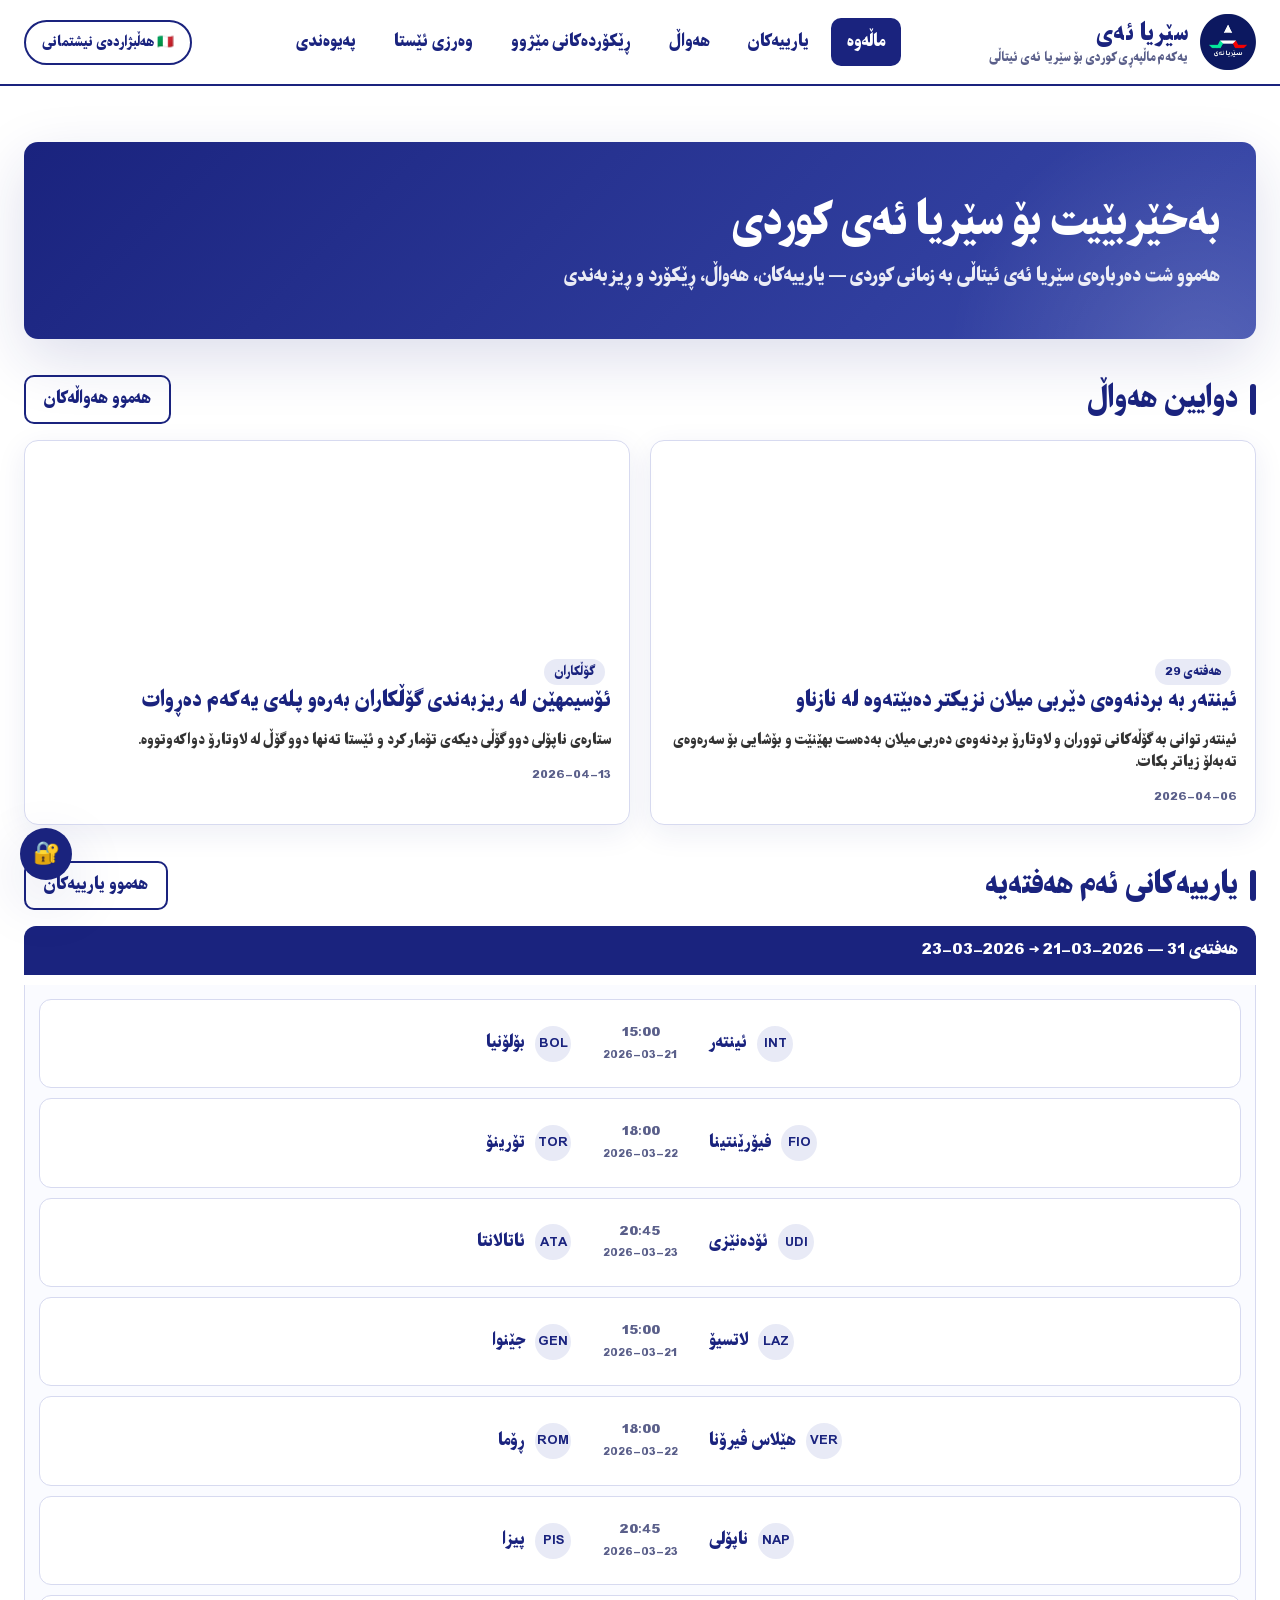
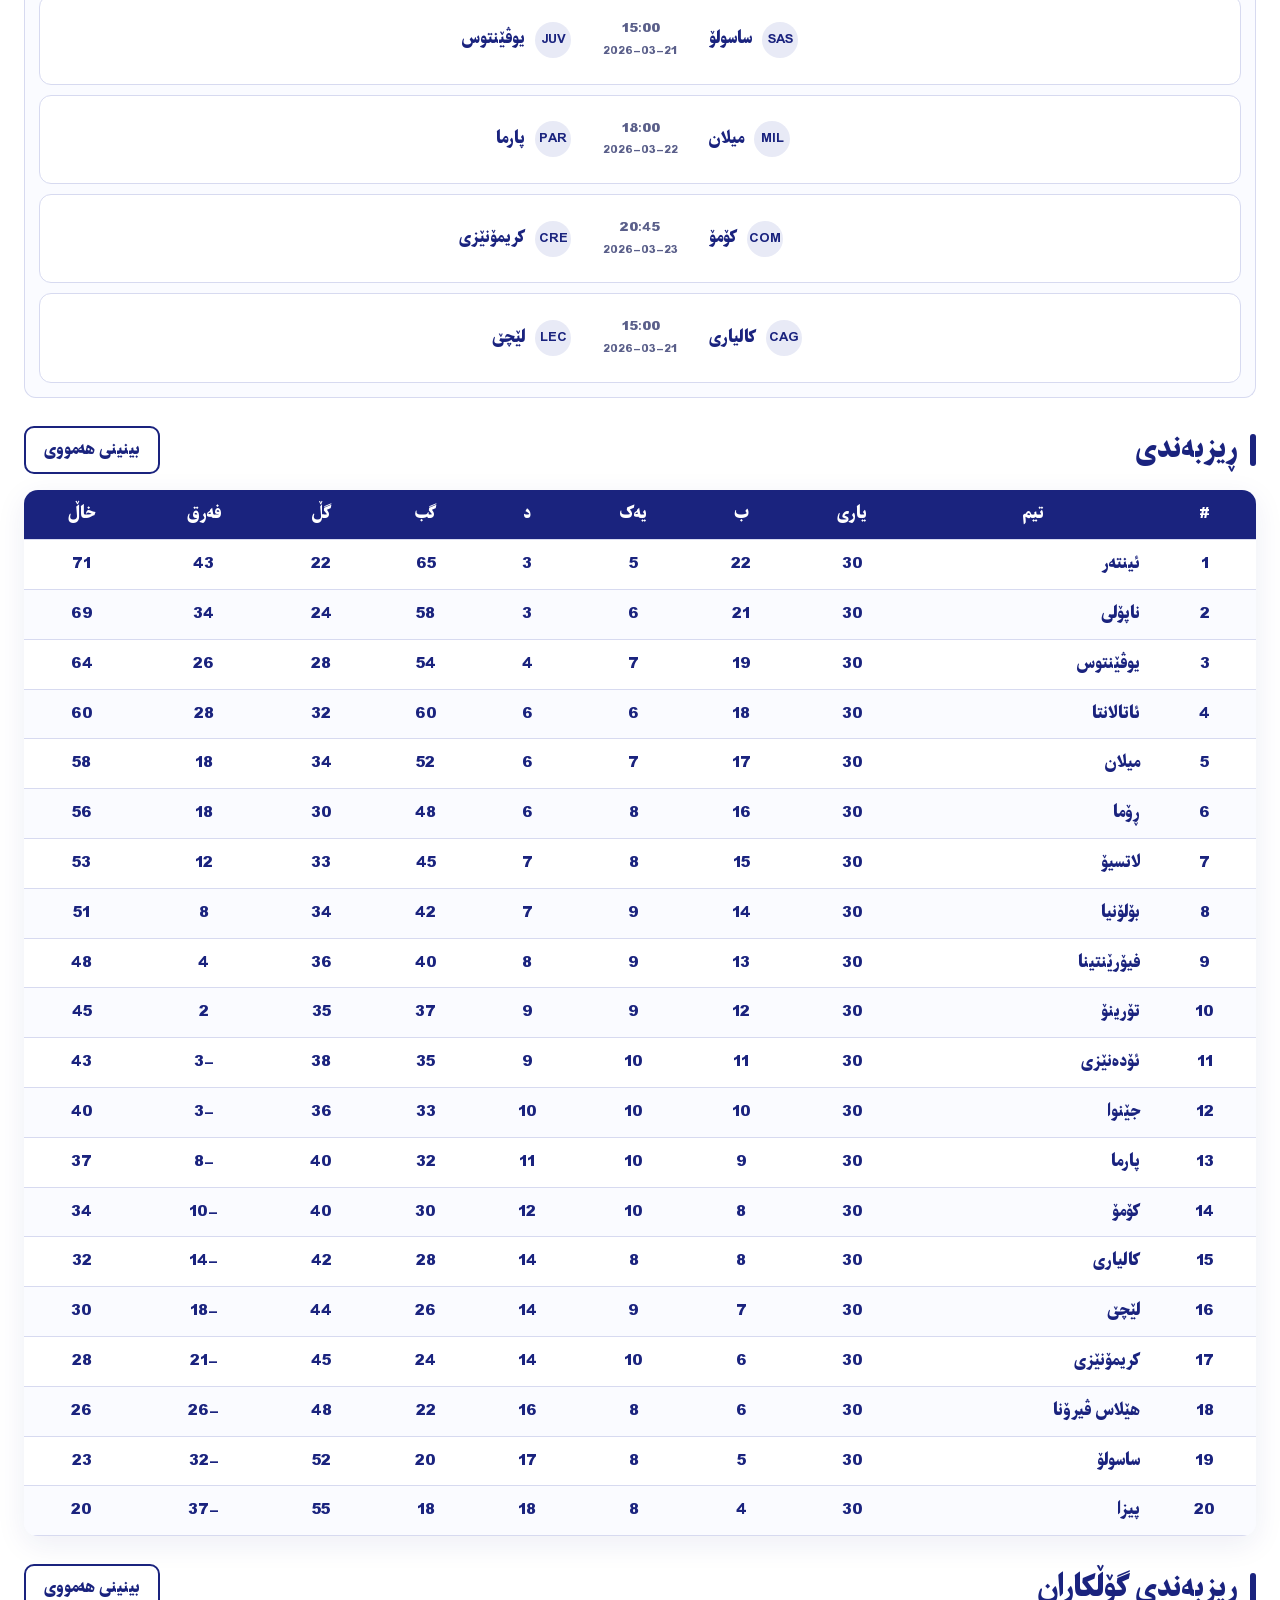
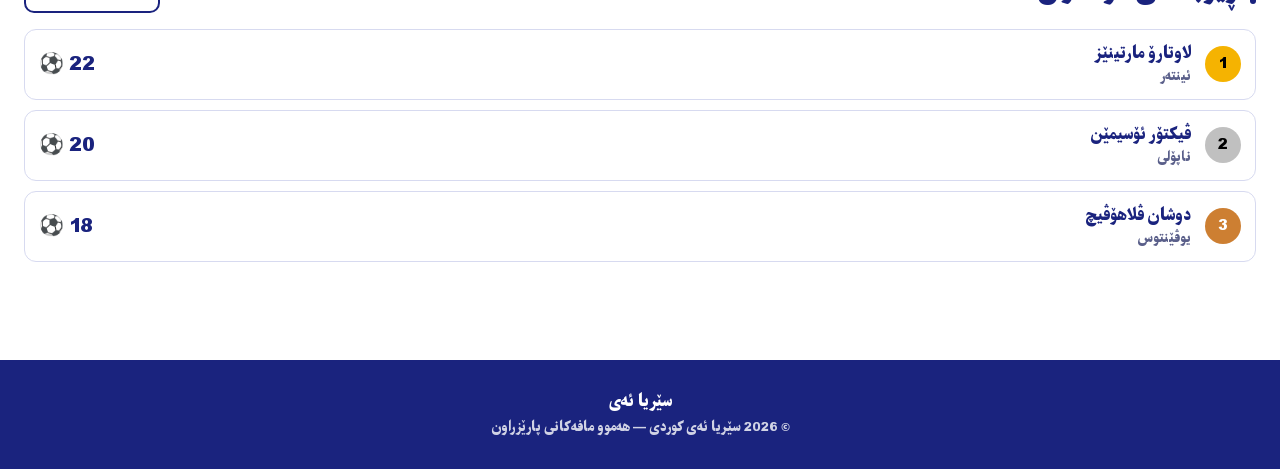
<file: index.html>
<!doctype html>
<html lang="ckb" dir="rtl">

<head>
  <meta charset="utf-8">
  <meta name="viewport" content="width=device-width,initial-scale=1">
  <title>سێریا ئەی — ماڵەوە</title>
  <link rel="icon" href="assets/img/seriaa.jpeg">
  <link rel="stylesheet" href="assets/style.css">
</head>

<body>
  <main class="container">
    <section class="hero">
      <h1>بەخێربێیت بۆ سێریا ئەی کوردی</h1>
      <p>هەموو شت دەربارەی سێریا ئەی ئیتاڵی بە زمانی کوردی — یارییەکان، هەواڵ، ڕێکۆرد و ڕیزبەندی</p>
    </section>

    <!-- Latest news -->
    <div class="section-title">
      <h2>دوایین هەواڵ</h2>
      <a class="btn ghost" href="news.html">هەموو هەواڵەکان</a>
    </div>
    <div class="grid cols-2" id="home-news"></div>

    <!-- Fixtures of the week -->
    <div class="section-title">
      <h2>یارییەکانی ئەم هەفتەیە</h2>
      <a class="btn ghost" href="fixtures.html">هەموو یارییەکان</a>
    </div>
    <div id="home-fixtures" style="display:grid;gap:10px"></div>

    <!-- Table -->
    <div class="section-title" style="margin-top:28px">
      <h2>ڕیزبەندی</h2>
      <a class="btn ghost" href="season.html">بینینی هەمووی</a>
    </div>
    <div id="home-table"></div>

    <!-- Top scorers -->
    <div class="section-title" style="margin-top:28px">
      <h2>ڕیزبەندی گۆڵکاران</h2>
      <a class="btn ghost" href="season.html#top-scorers">بینینی هەمووی</a>
    </div>
    <div id="home-scorers"></div>
  </main>

  <script src="assets/firebase-config.js"></script>
  <script src="assets/data.js"></script>
  <script src="assets/script.js"></script>
  <script src="assets/admin.js"></script>
  <script>
    SAApp.init("home").then(() => {
    // Latest 2 news
    const news = (window.SA.news || []).slice(0, 2);
    document.getElementById("home-news").innerHTML = news.map(SAApp.newsCard).join("");
    SAApp.wireNews();

    // Next upcoming or latest week (first week that has any upcoming, else last week)
    const weeks = window.SA.fixtures || [];
    const thisWeek = weeks.find(w => w.matches.some(m => m.status === "upcoming")) || weeks[weeks.length - 1];
    document.getElementById("home-fixtures").innerHTML = thisWeek
      ? `<div class="week-header" style="flex-wrap:wrap;gap:8px">
       <span>هەفتەی ${thisWeek.week} — ${thisWeek.dateRange || ""}</span>
       <span style="display:inline-flex;gap:6px;align-items:center">
         ${window.SA_isAdmin ? SAAdmin.itemButtons("fixtureWeek", { week: thisWeek.week }) : ""}
         ${window.SA_isAdmin ? SAAdmin.addButton("fixtureMatch", { week: thisWeek.week }) : ""}
       </span>
     </div>
     <div class="week-body">${thisWeek.matches.map(SAApp.fixtureCard).join("")}</div>` : "";
    SAApp.wireFixtures();

    // Mini table (top 10)
    const fullTable = SAApp.tableHTML();
    document.getElementById("home-table").innerHTML = fullTable;

    // Top 3 scorers
    const top3 = (window.SA.topScorers || []).slice(0, 3);
    document.getElementById("home-scorers").innerHTML = top3.map((s, i) => `
  <div class="scorer">
    <div class="rank ${['one', 'two', 'three'][i]}">${i + 1}</div>
    <div class="info">
      <div style="font-weight:800">${s.name}</div>
      <div style="color:var(--muted);font-size:13px">${SAApp.teamName(s.team)}</div>
    </div>
    <div class="goals">${s.goals} ⚽</div>
  </div>`).join("");
    });
  </script>
</body>

</html>
</file>
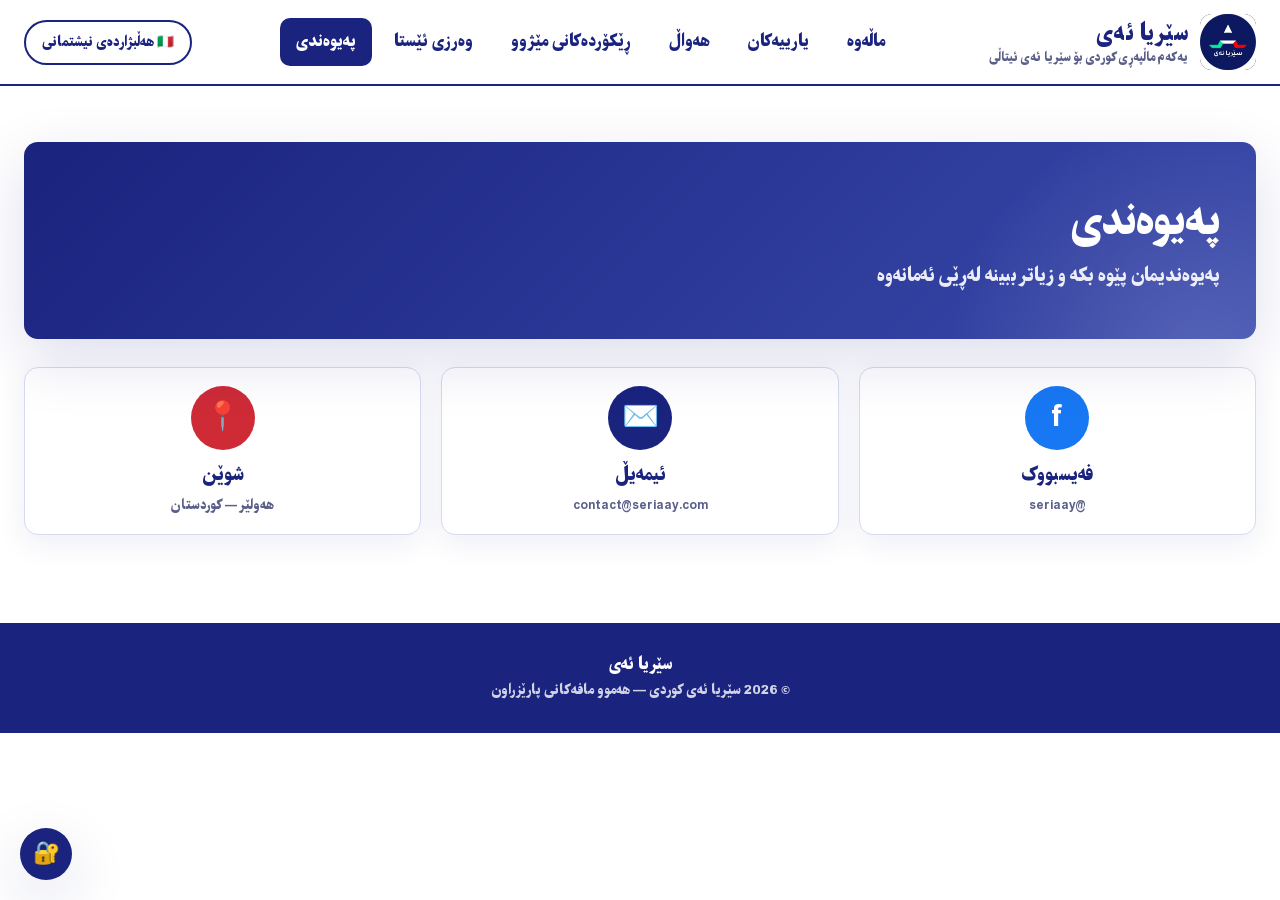
<file: contact.html>
<!doctype html>
<html lang="ckb" dir="rtl">

<head>
  <meta charset="utf-8">
  <meta name="viewport" content="width=device-width,initial-scale=1">
  <title>سێریا ئەی — پەیوەندی</title>
  <link rel="icon" href="assets/img/seriaa.jpeg">
  <link rel="stylesheet" href="assets/style.css">
</head>

<body>
  <main class="container">
    <section class="hero">
      <h1>پەیوەندی</h1>
      <p>پەیوەندیمان پێوە بکە و زیاتر ببینە لەڕێی ئەمانەوە</p>
    </section>

    <div class="grid cols-3">
      <a class="card" id="fb-card" href="#" target="_blank" style="text-align:center;text-decoration:none">
        <div
          style="width:64px;height:64px;margin:0 auto 12px;border-radius:50%;background:#1877f2;display:grid;place-items:center;color:#fff;font-size:32px;font-weight:900">
          f</div>
        <h3>فەیسبووک</h3>
        <div class="meta" id="fb-handle">@seriaay</div>
      </a>

      <a class="card" id="mail-card" href="#" style="text-align:center;text-decoration:none">
        <div
          style="width:64px;height:64px;margin:0 auto 12px;border-radius:50%;background:var(--ink);display:grid;place-items:center;color:#fff;font-size:30px">
          ✉️</div>
        <h3>ئیمەیڵ</h3>
        <div class="meta" id="mail-addr">contact@seriaay.com</div>
      </a>

      <div class="card" style="text-align:center">
        <div
          style="width:64px;height:64px;margin:0 auto 12px;border-radius:50%;background:#ce2b37;display:grid;place-items:center;color:#fff;font-size:28px">
          📍</div>
        <h3>شوێن</h3>
        <div class="meta" id="loc-text">هەولێر — کوردستان</div>
      </div>
    </div>
  </main>

  <script src="assets/firebase-config.js"></script>
  <script src="assets/data.js"></script>
  <script src="assets/script.js"></script>
  <script src="assets/admin.js"></script>
  <script>
    SAApp.init("contact").then(() => {
    if (window.SA_isAdmin) {
      document.querySelector(".hero").insertAdjacentHTML("afterend",
        `<div style="margin:14px 0"><button class="btn" id="edit-contact">✎ دەستکاری زانیاری پەیوەندی</button></div>`);
      document.getElementById("edit-contact").addEventListener("click", () => {
        const c = window.SA.contact;
        SAApp.openGenericModal("دەستکاری پەیوەندی", `
      <form id="cf">
        <label style="font-weight:700">بەستەری فەیسبووک</label>
        <input name="facebook" value="${c.facebook}" style="width:100%;padding:10px;margin:4px 0 10px;border:1px solid var(--line);border-radius:8px;direction:ltr">
        <label style="font-weight:700">ناوی هەژمار</label>
        <input name="facebookHandle" value="${c.facebookHandle}" style="width:100%;padding:10px;margin:4px 0 10px;border:1px solid var(--line);border-radius:8px">
        <label style="font-weight:700">ئیمەیڵ</label>
        <input name="email" value="${c.email}" style="width:100%;padding:10px;margin:4px 0 10px;border:1px solid var(--line);border-radius:8px;direction:ltr">
        <label style="font-weight:700">شوێن</label>
        <input name="location" value="${c.location}" style="width:100%;padding:10px;margin:4px 0 10px;border:1px solid var(--line);border-radius:8px">
        <label style="font-weight:700">Google Maps query</label>
        <input name="mapQuery" value="${c.mapQuery}" style="width:100%;padding:10px;margin:4px 0 10px;border:1px solid var(--line);border-radius:8px;direction:ltr">
        <button class="btn">پاشەکەوت</button>
      </form>`);
        document.getElementById("cf").addEventListener("submit", (e) => {
          e.preventDefault();
          const fd = new FormData(e.target);
          const obj = {}; for (const [k, v] of fd) obj[k] = v;
          window.SA.contact = obj;
          const ov = JSON.parse(localStorage.getItem("sa_data_overlay") || "{}");
          ov.contact = obj;
          localStorage.setItem("sa_data_overlay", JSON.stringify(ov));
          location.reload();
        });
      });
    }
    // Allow contact info to be edited via data.js (falls back to defaults)
    const C = window.SA.contact || {
      facebook: "https://facebook.com/seriaay",
      facebookHandle: "@seriaay",
      email: "contact@seriaay.com",
      location: "هەولێر — کوردستان",
      mapQuery: "Erbil,Kurdistan"
    };
    document.getElementById("fb-card").href = C.facebook;
    document.getElementById("fb-handle").textContent = C.facebookHandle;
    document.getElementById("mail-card").href = "mailto:" + C.email;
    document.getElementById("mail-addr").textContent = C.email;
    document.getElementById("loc-text").textContent = C.location;
    document.getElementById("map").src = `https://www.google.com/maps?q=${encodeURIComponent(C.mapQuery)}&output=embed`;
    });
  </script>
</body>

</html>
</file>
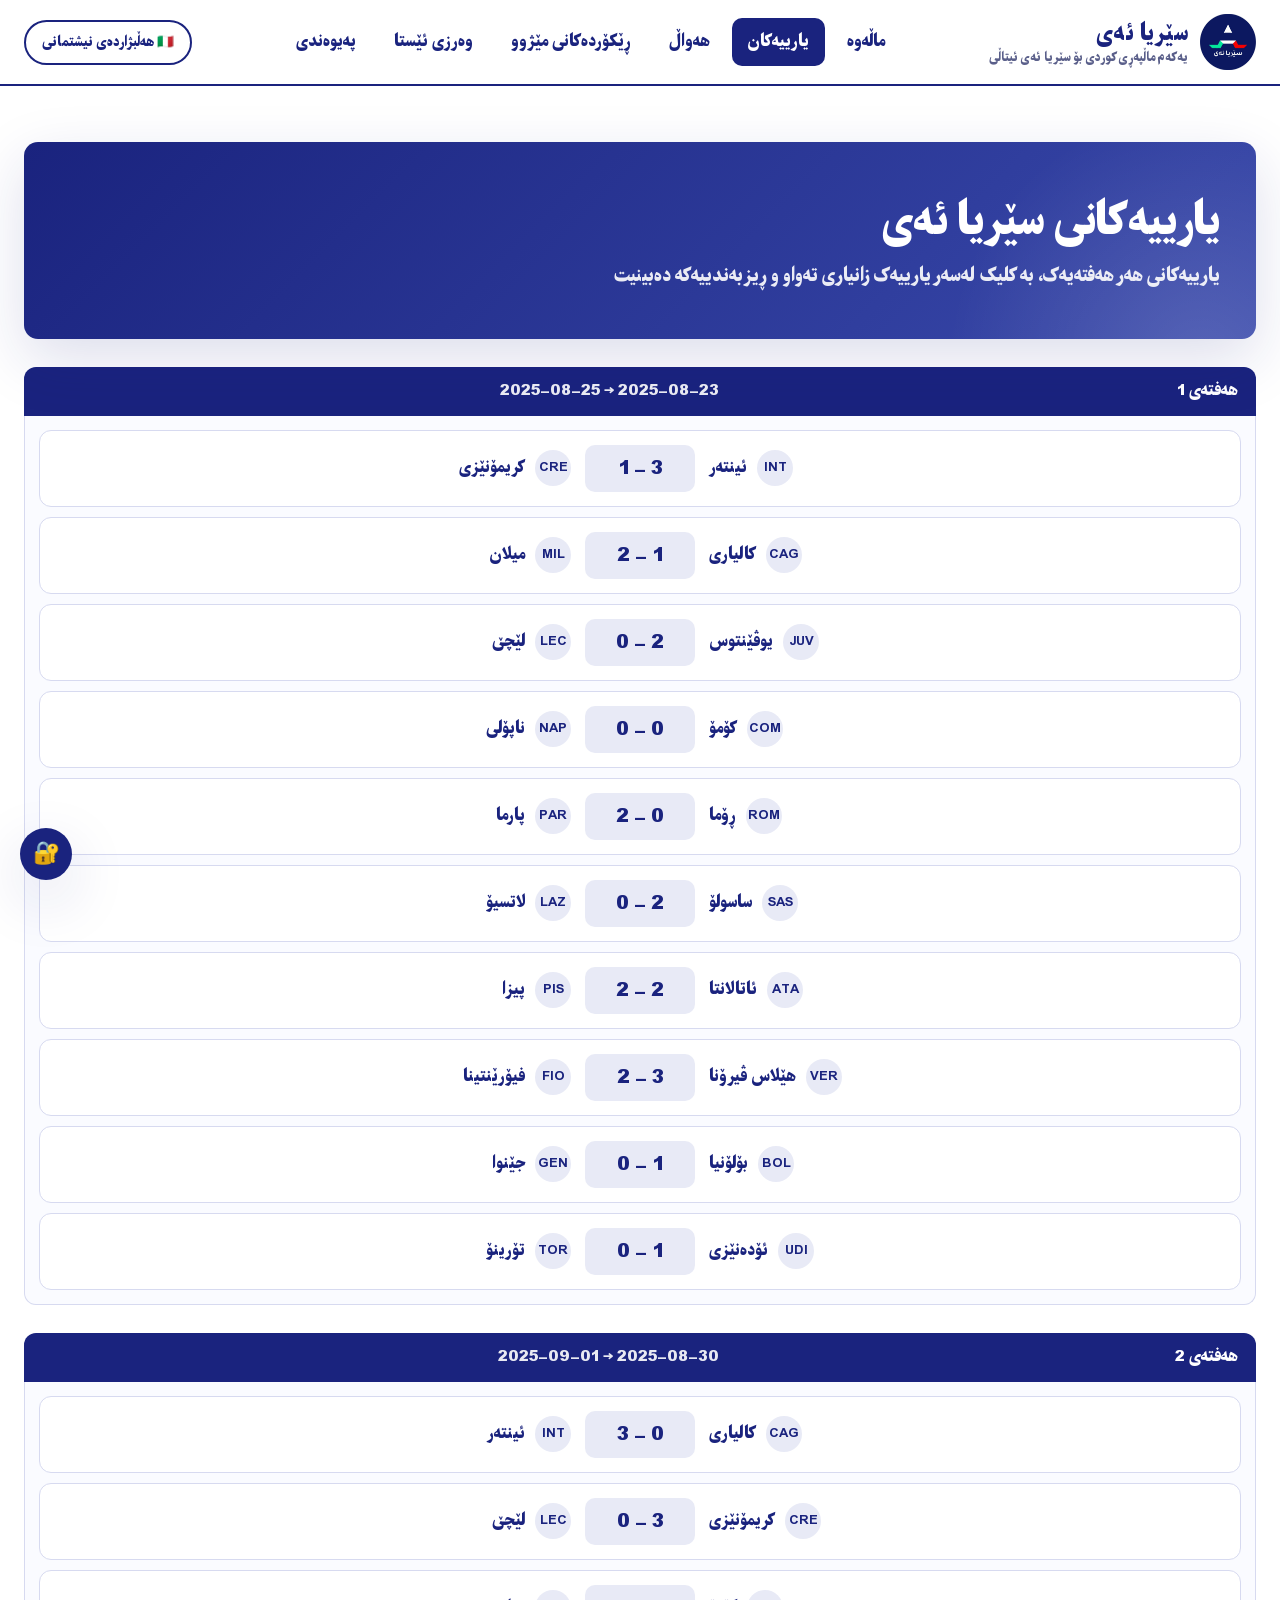
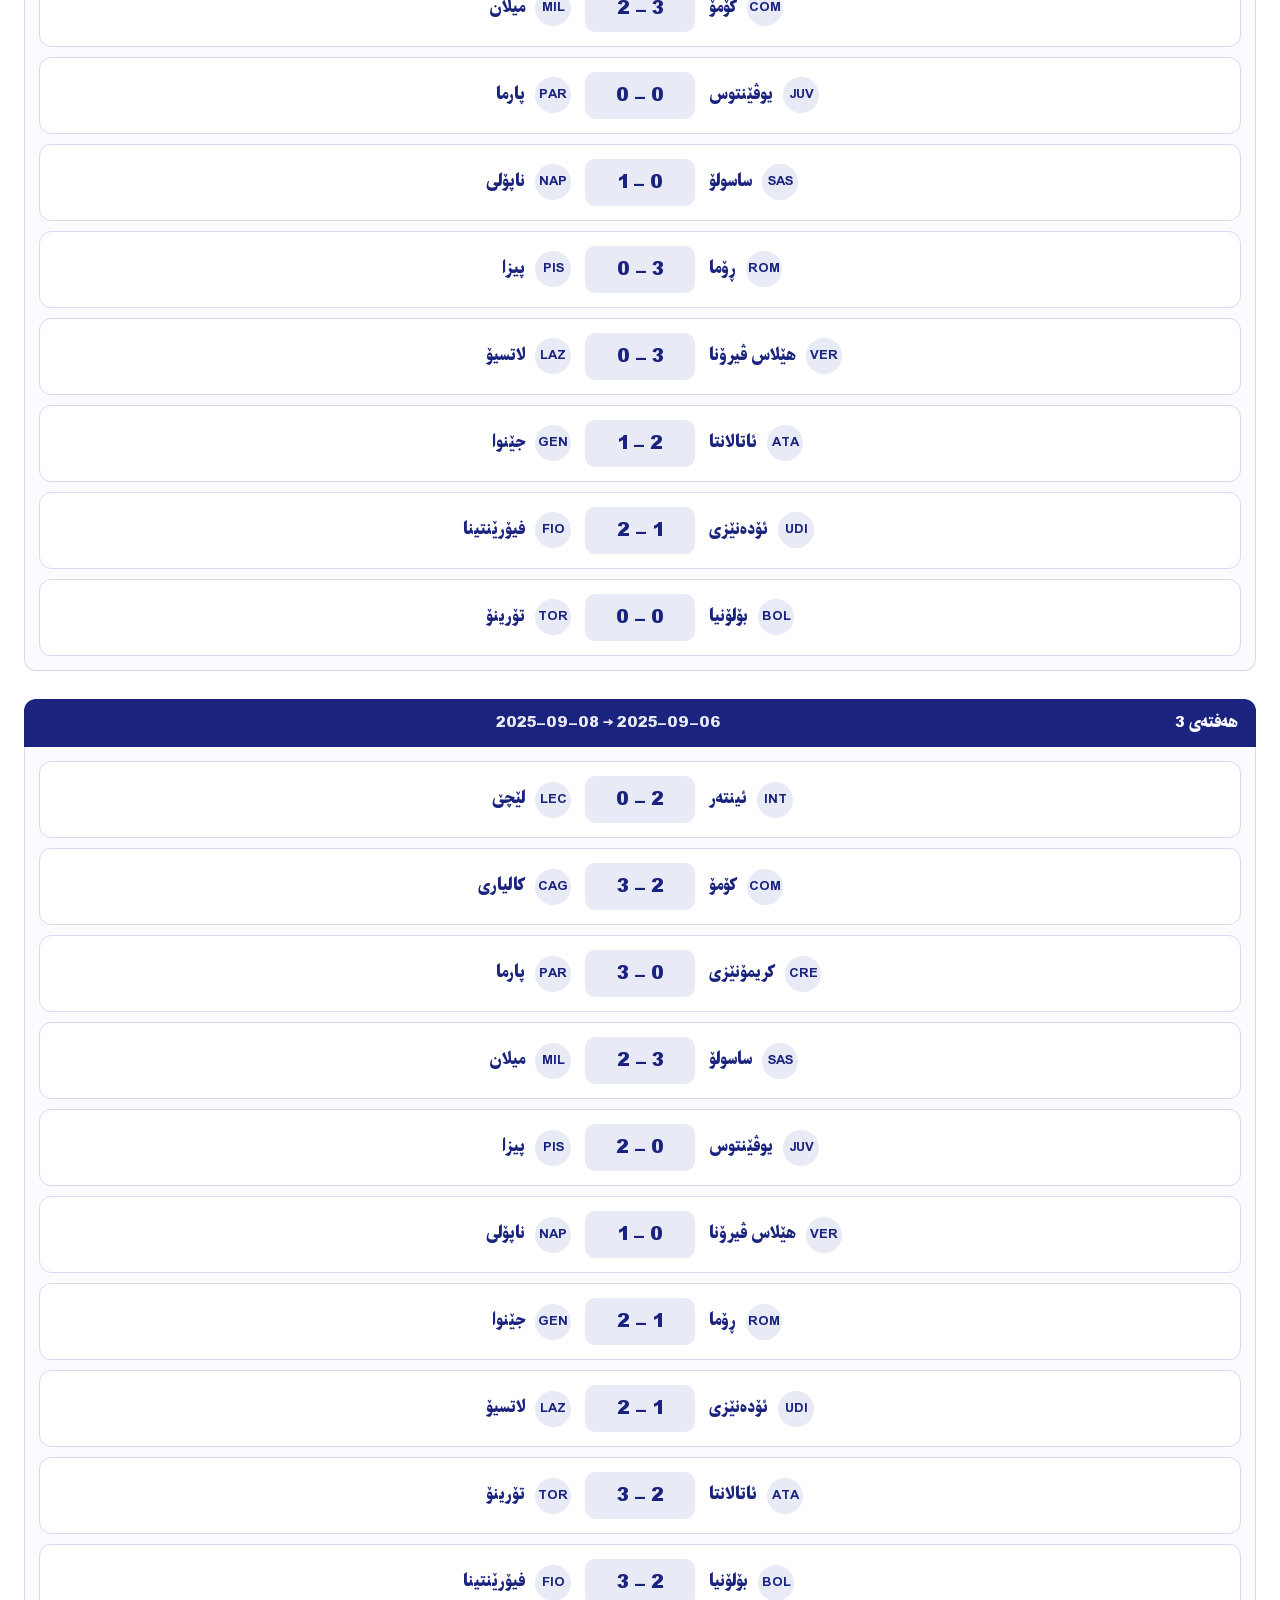
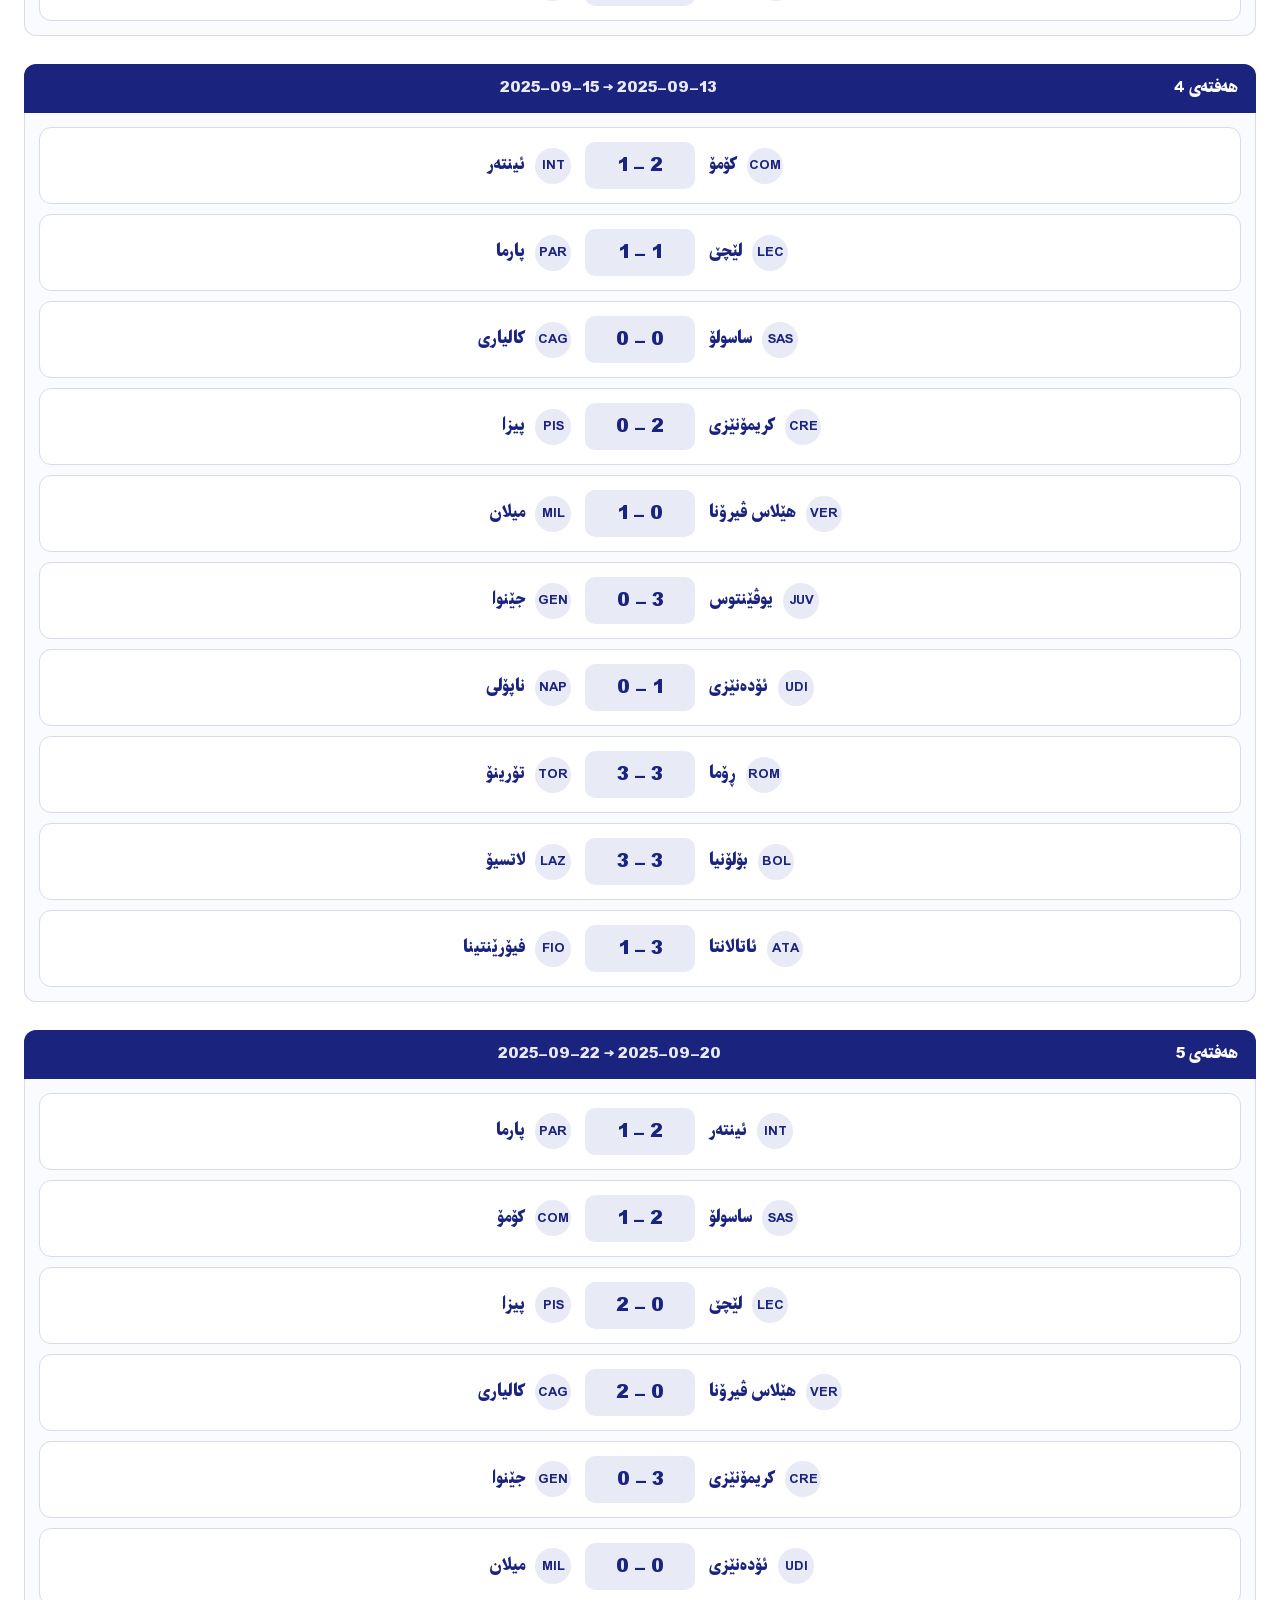
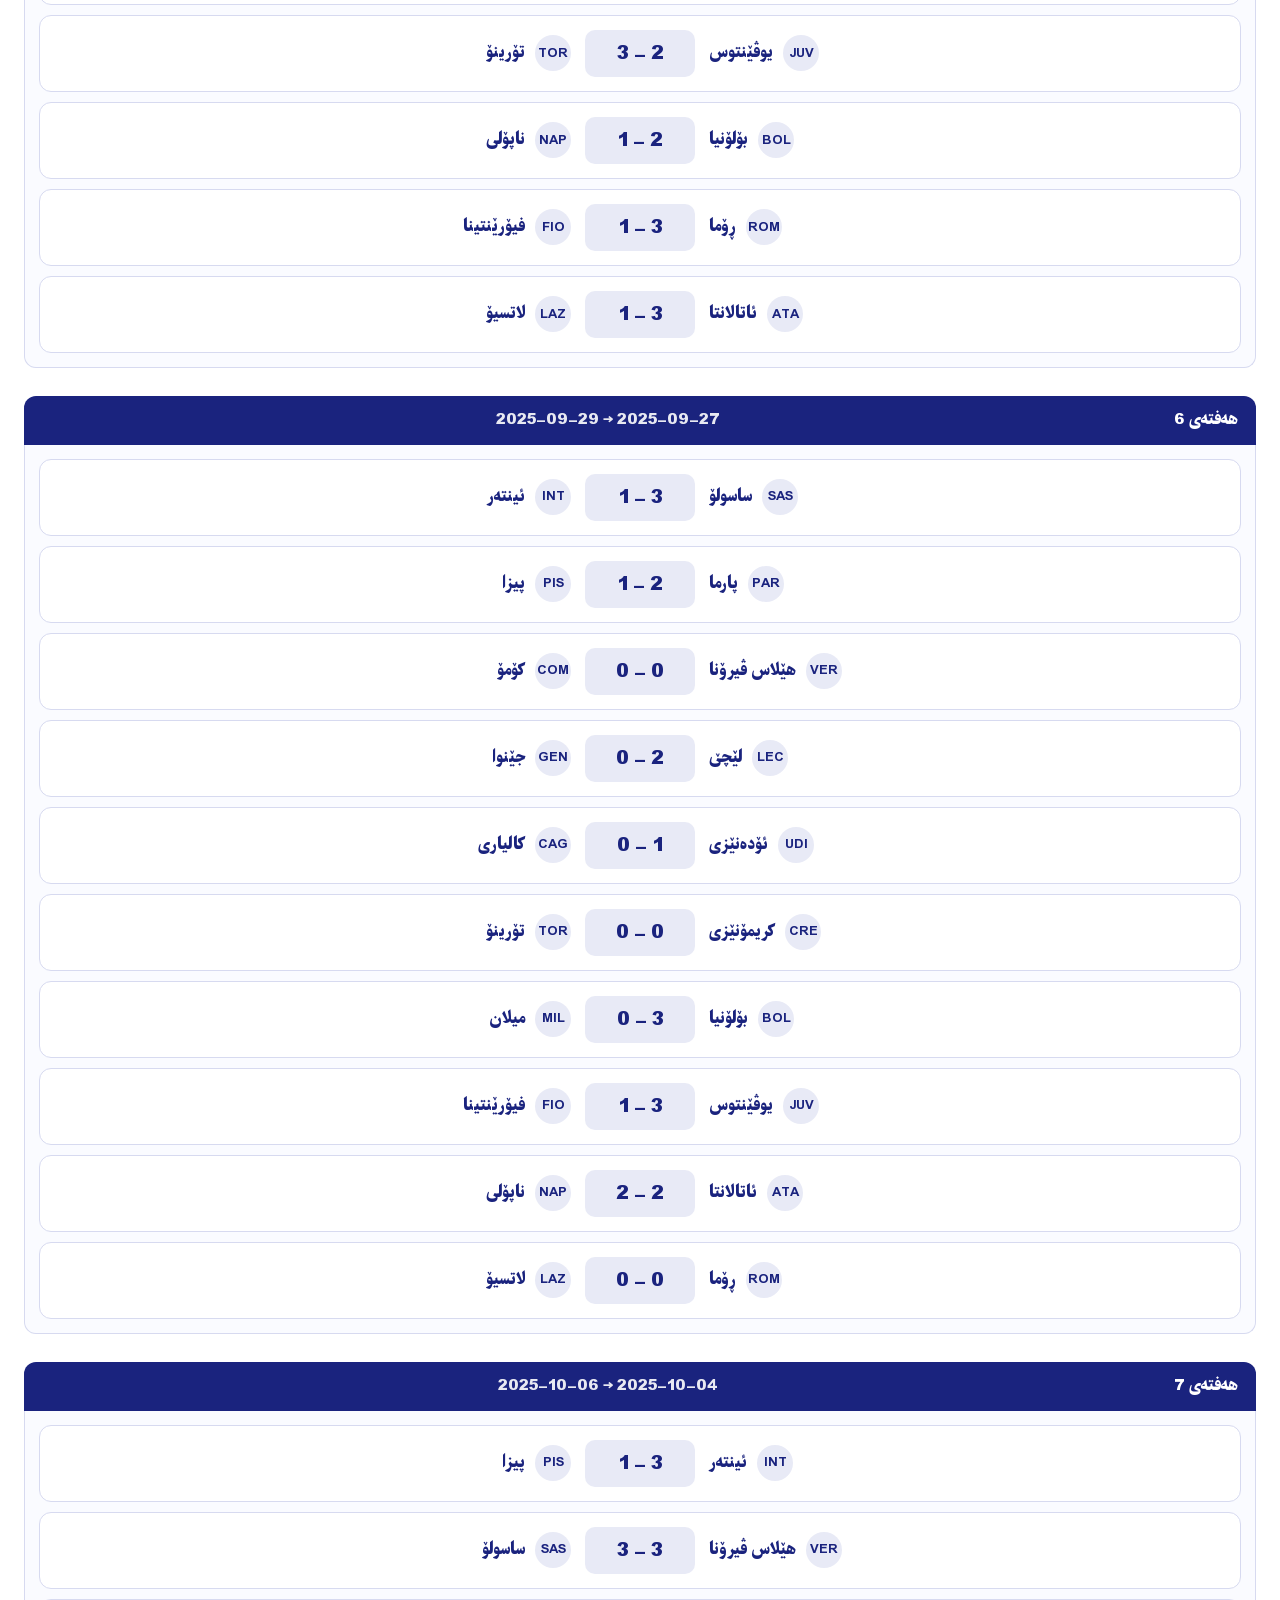
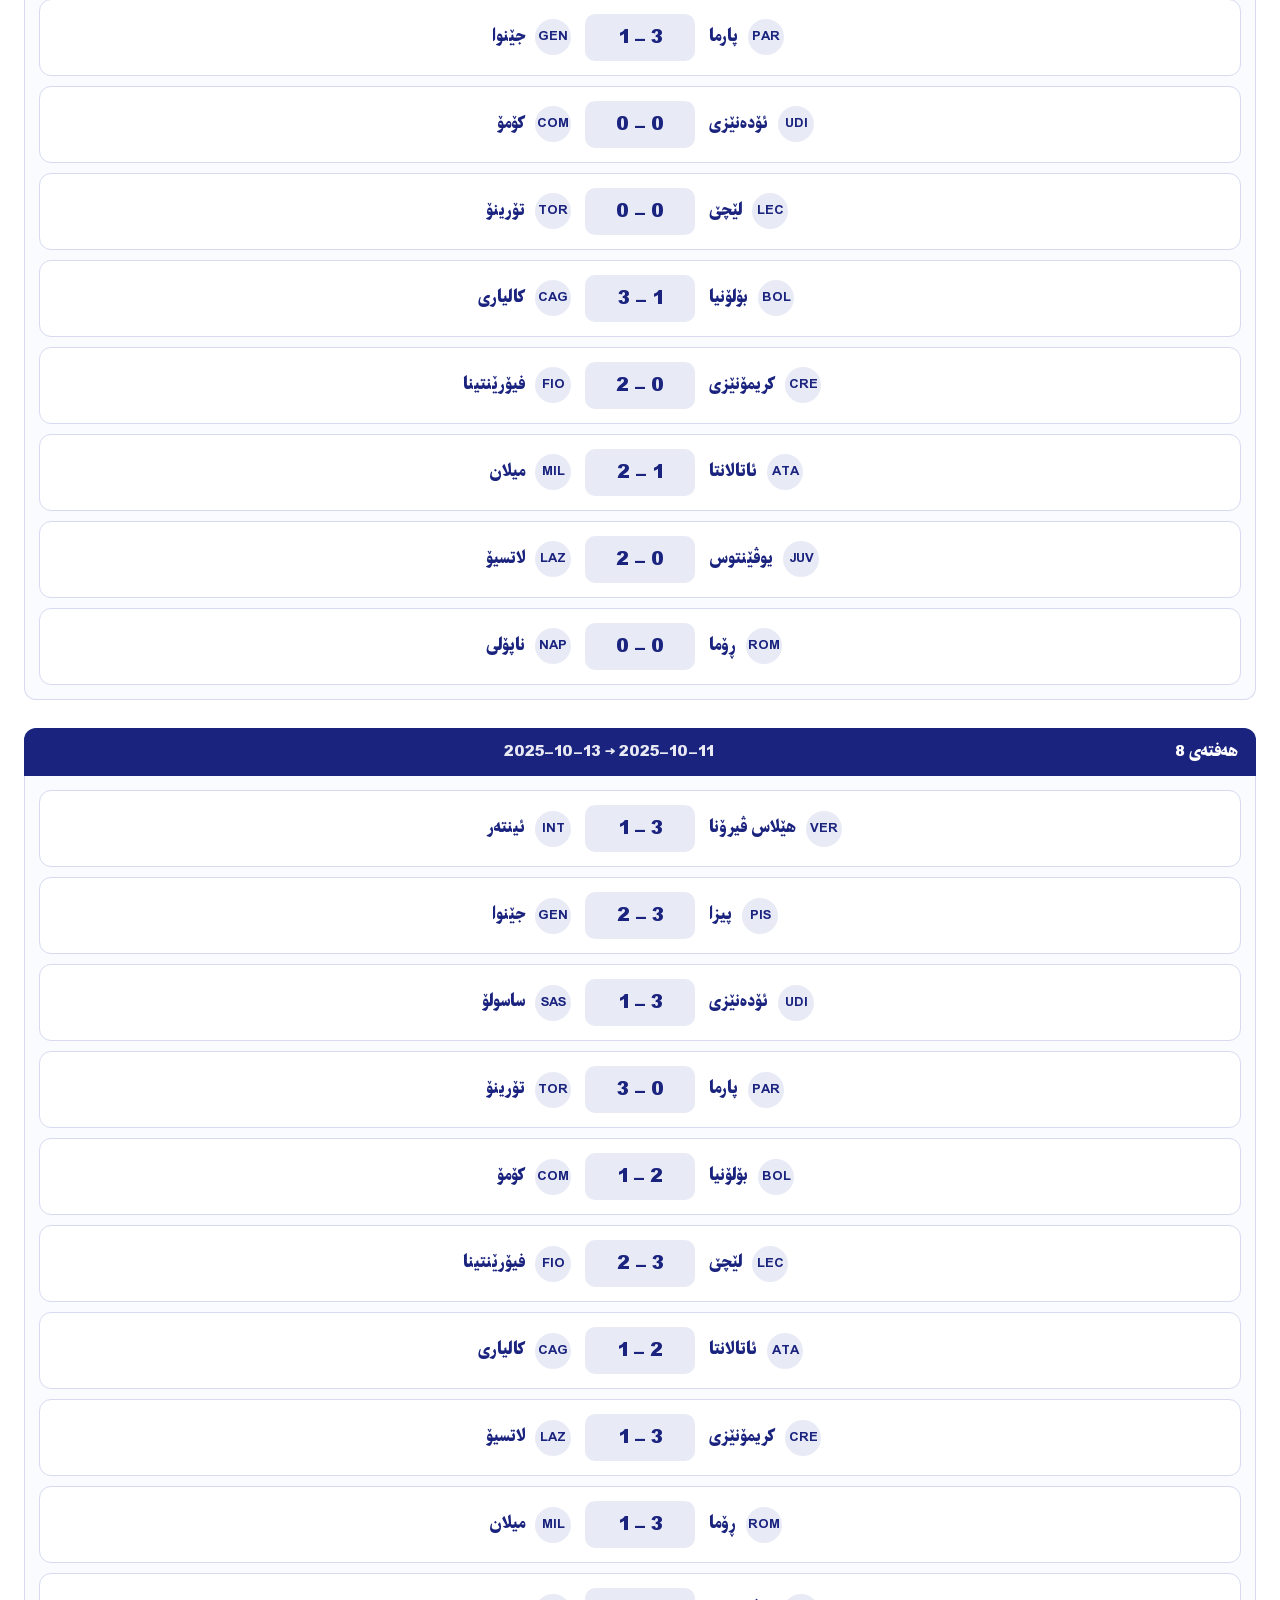
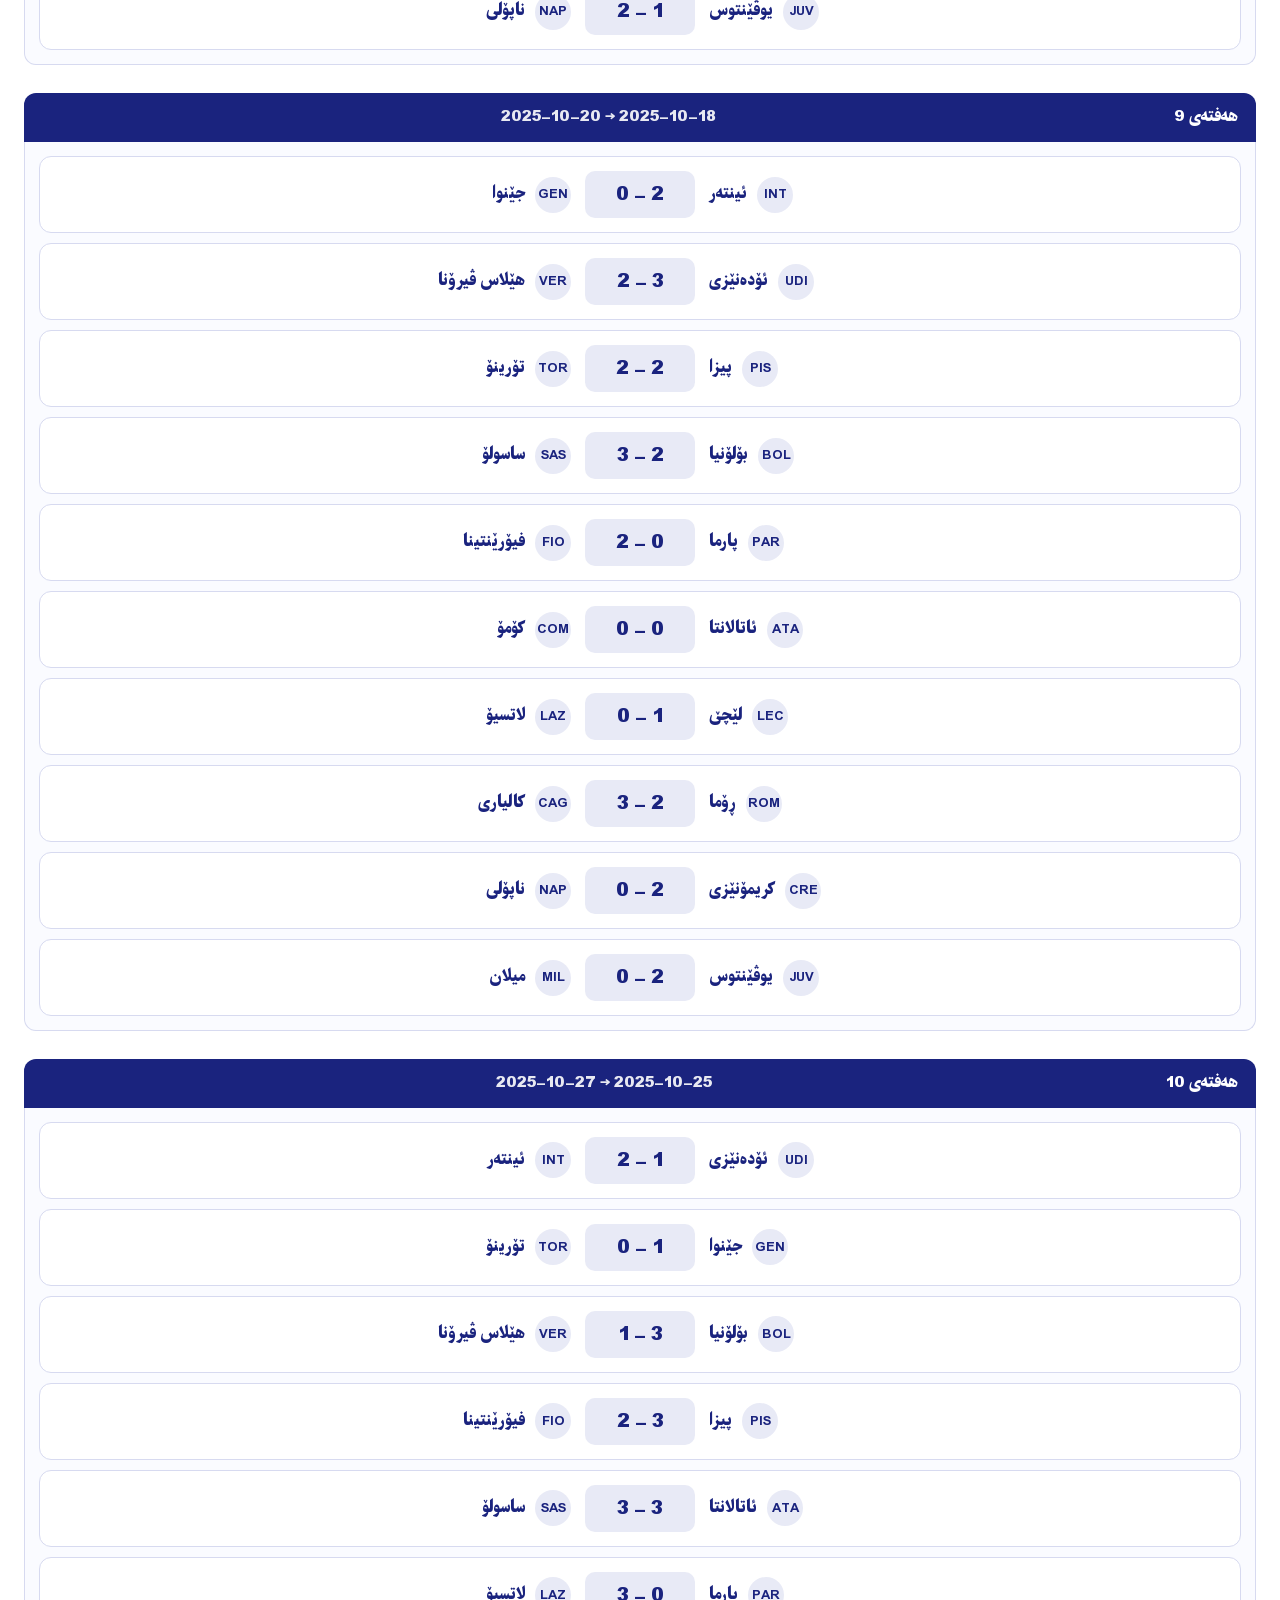
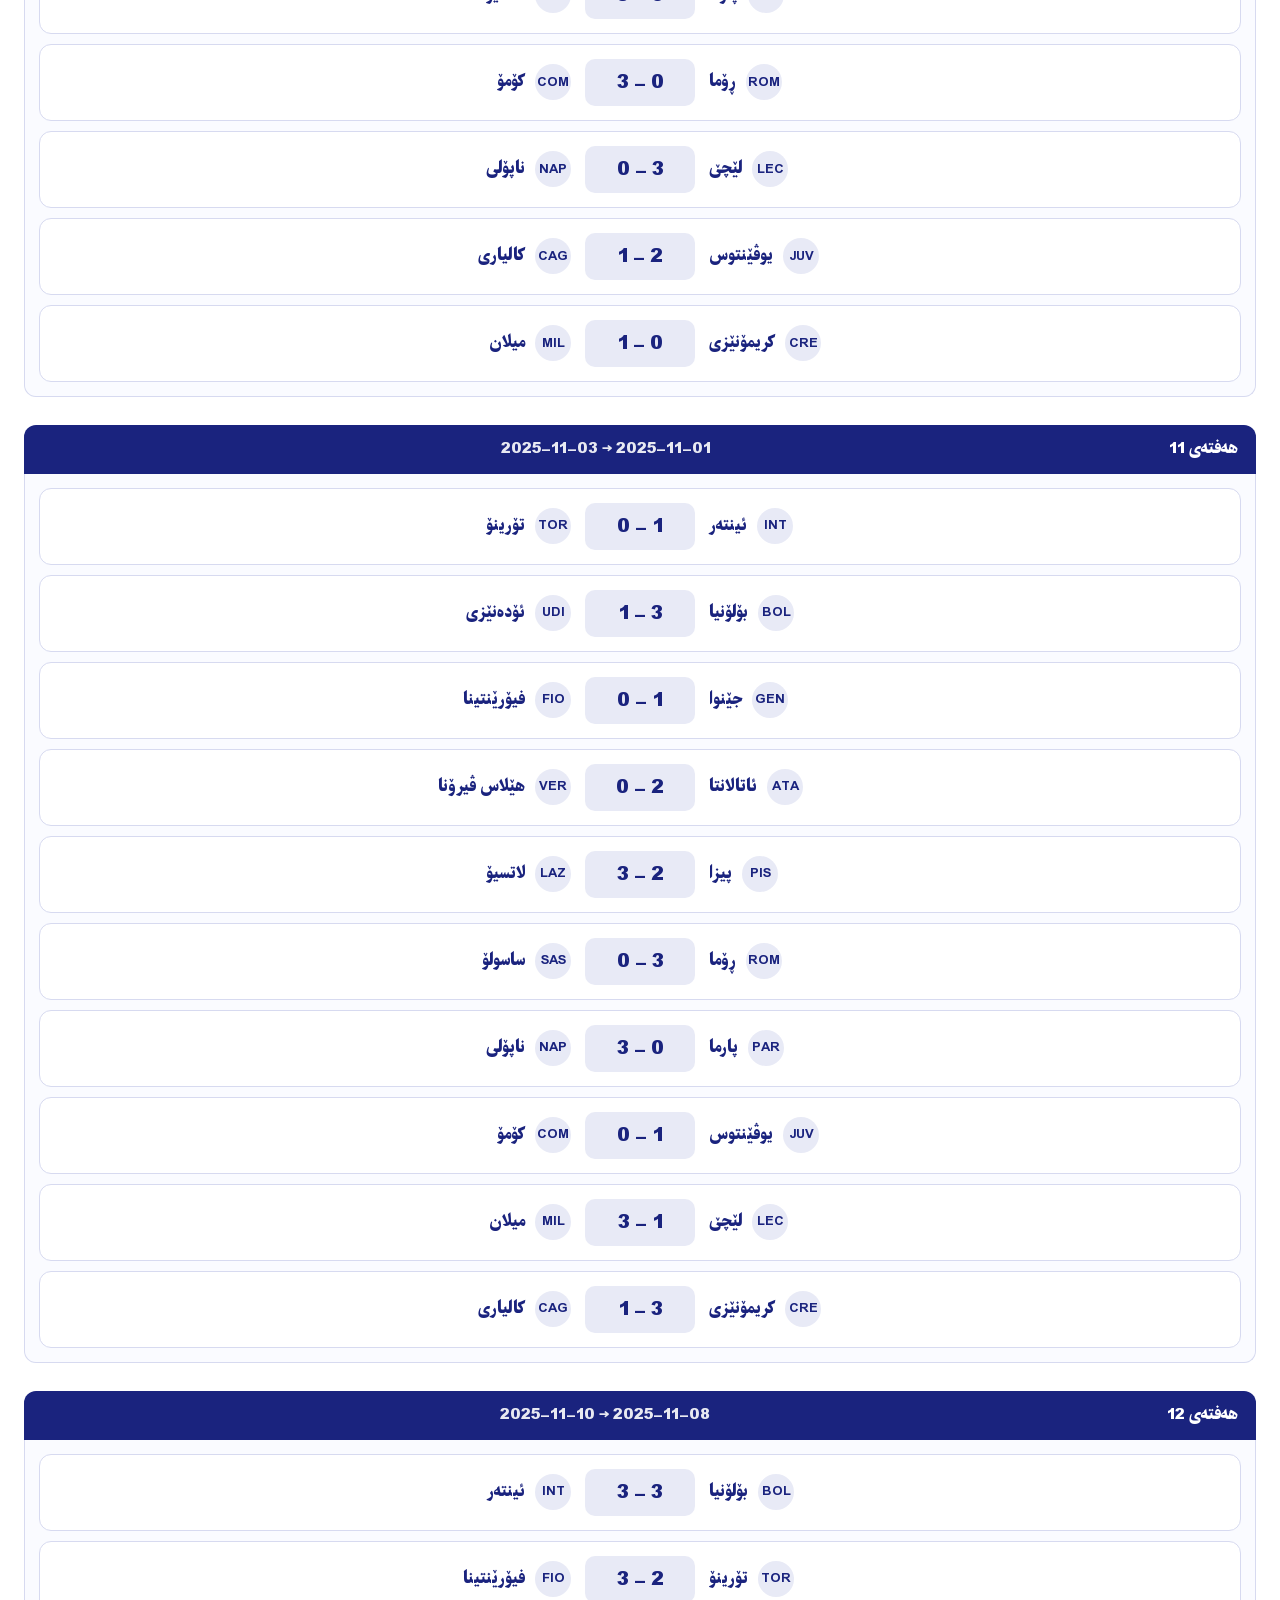
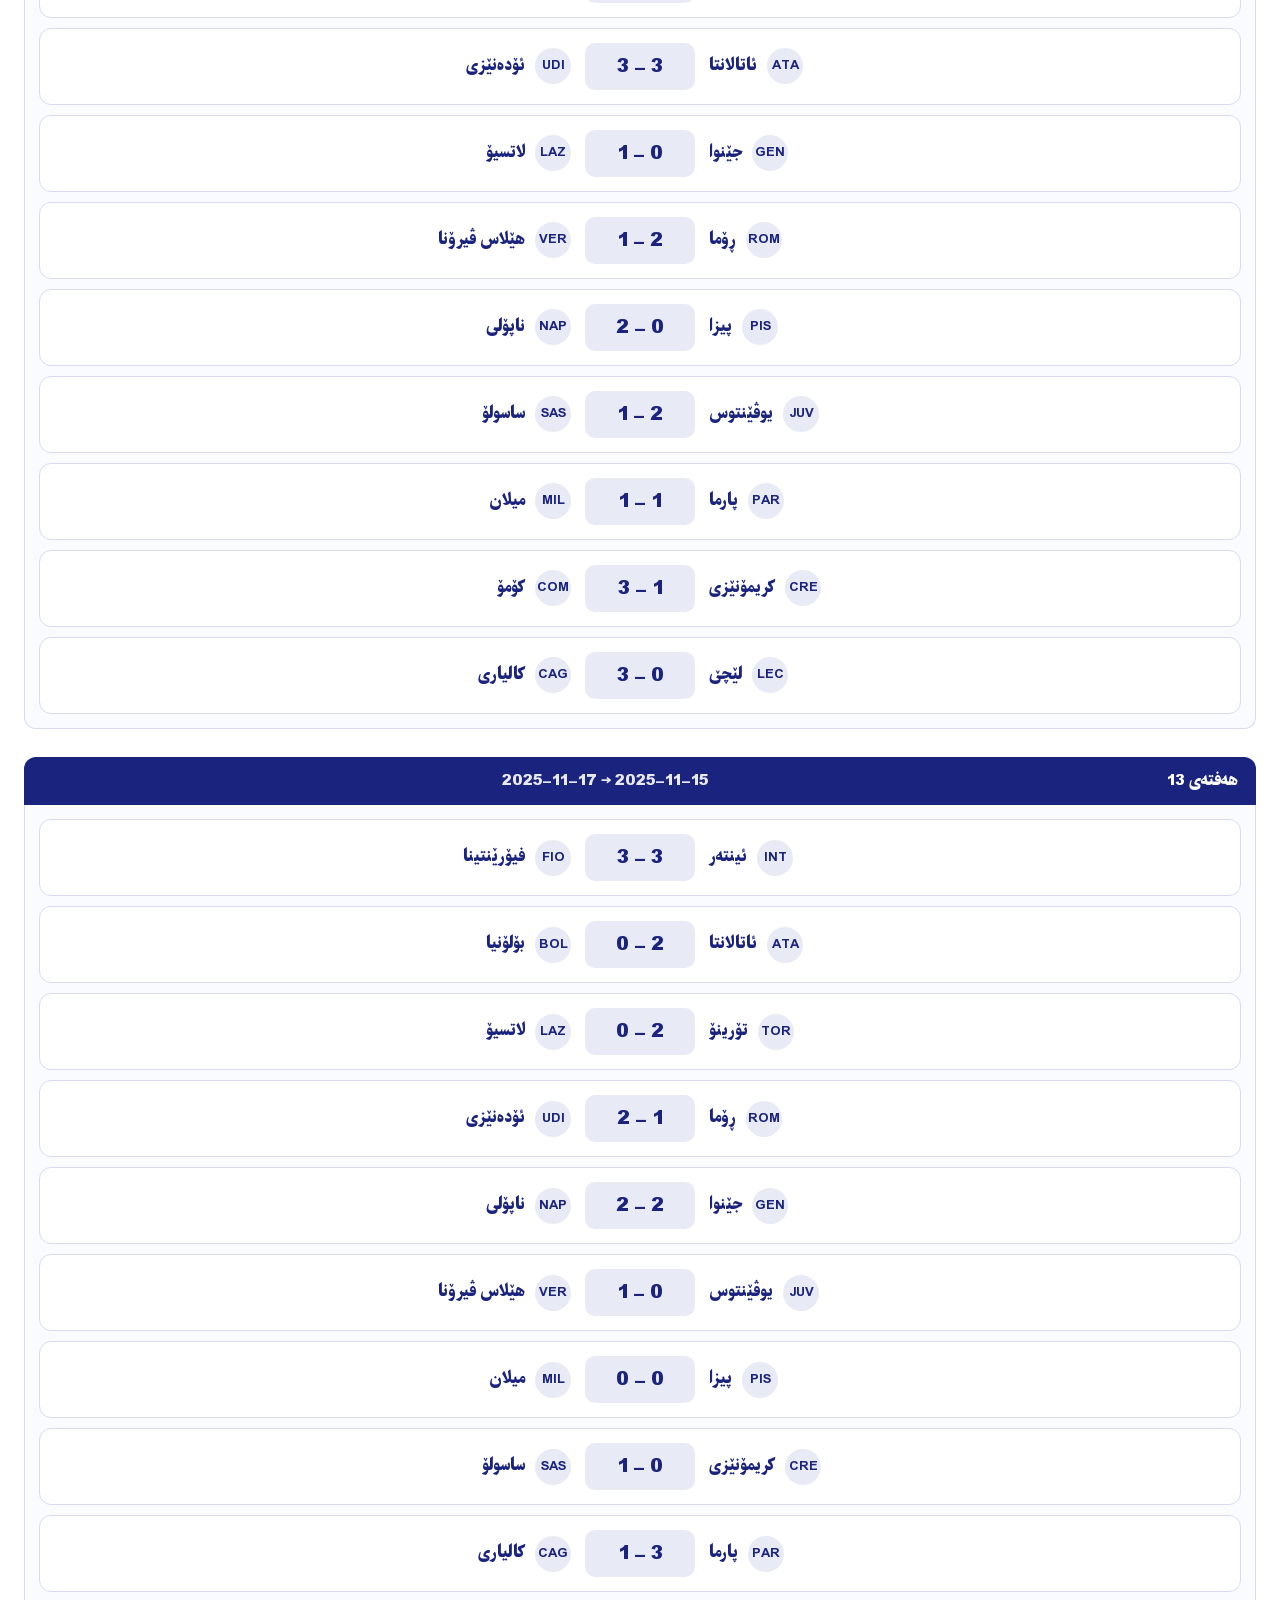
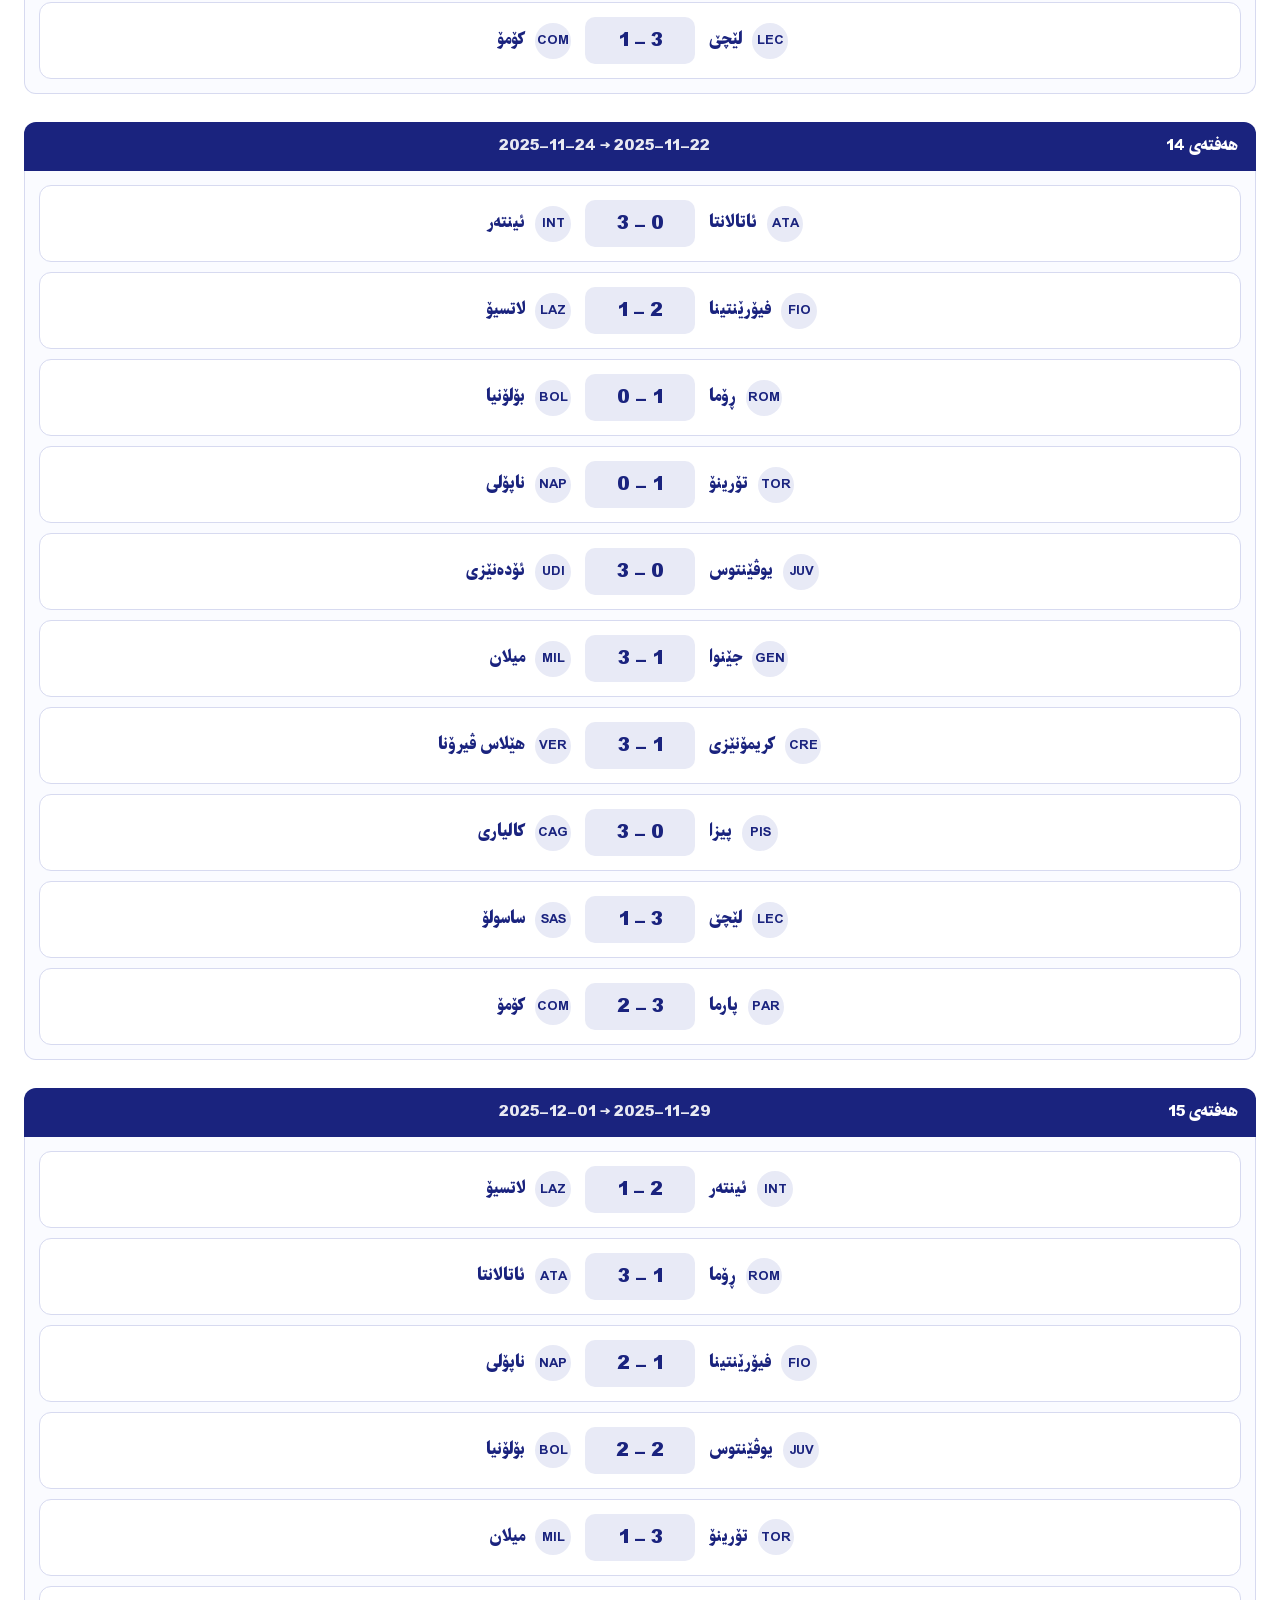
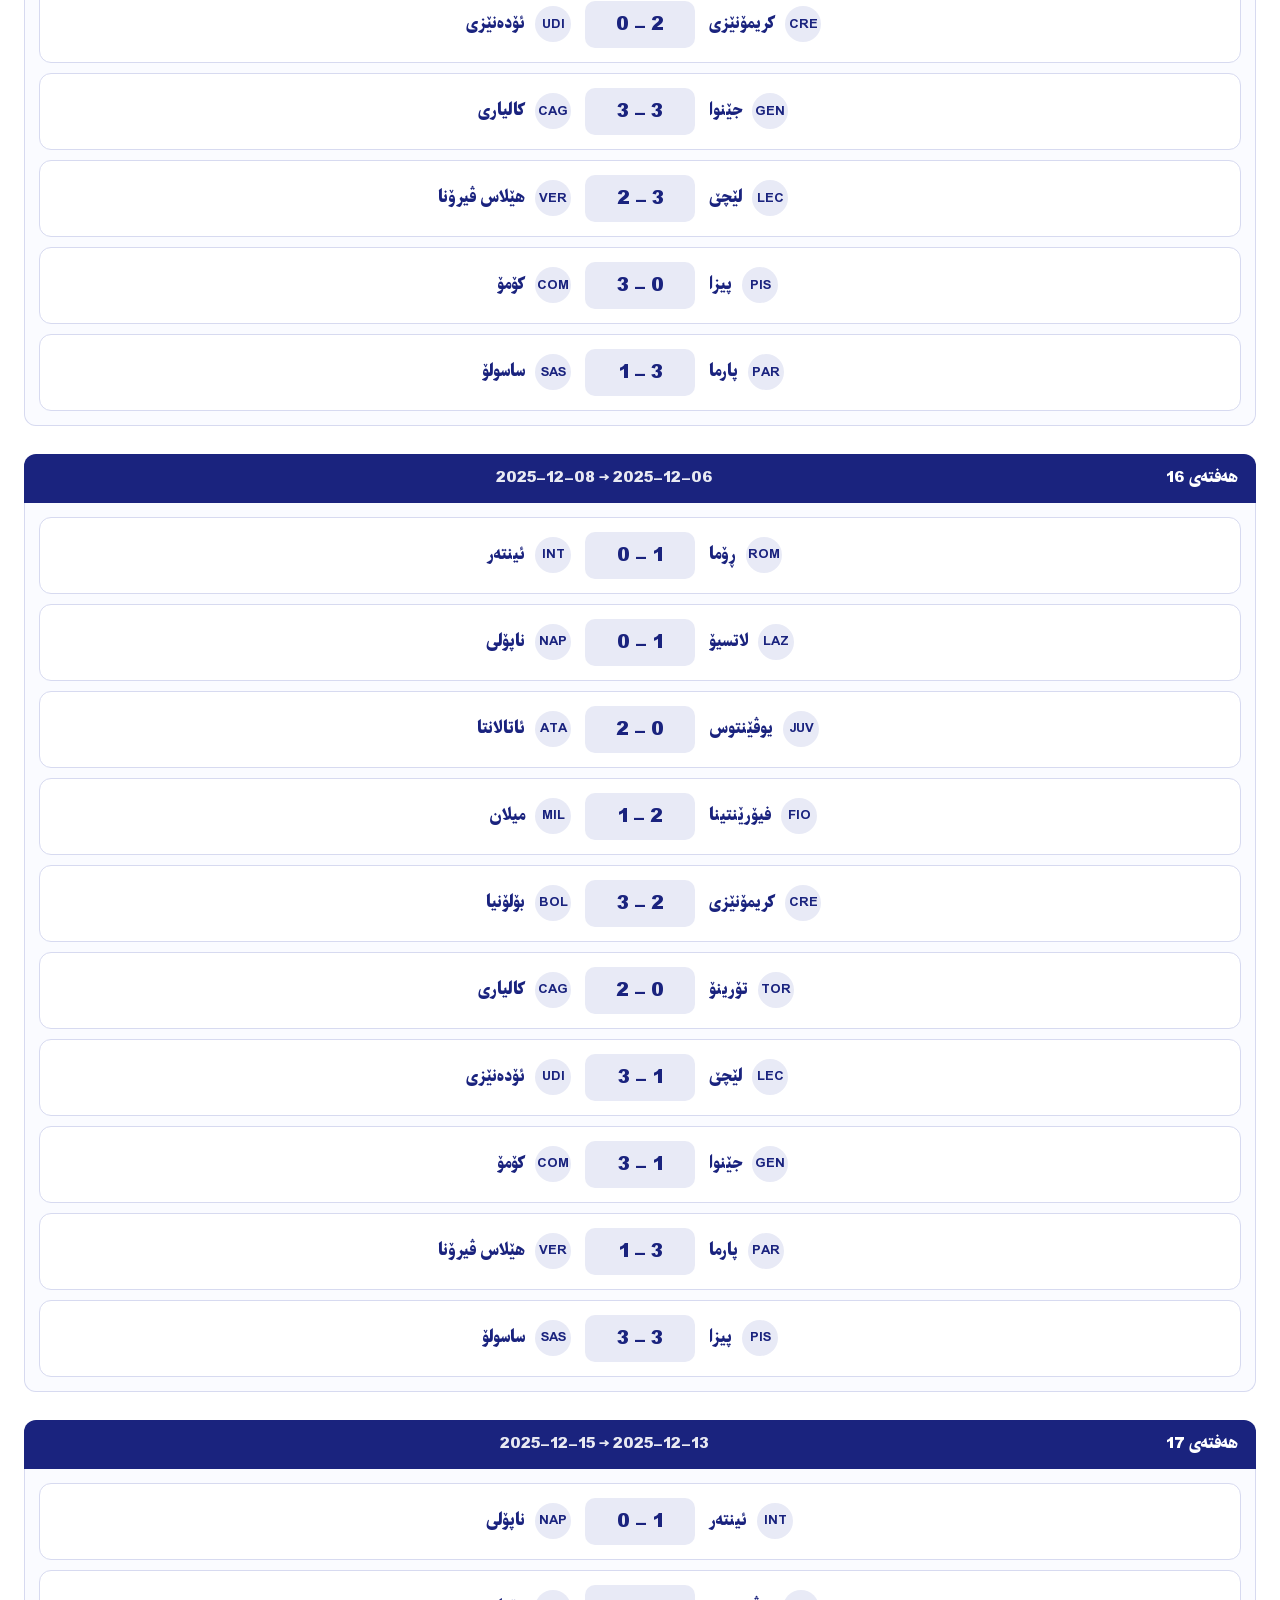
<file: fixtures.html>
<!doctype html>
<html lang="ckb" dir="rtl">

<head>
  <meta charset="utf-8">
  <meta name="viewport" content="width=device-width,initial-scale=1">
  <title>سێریا ئەی — یارییەکان</title>
  <link rel="icon" href="assets/img/seriaa.jpeg">
  <link rel="stylesheet" href="assets/style.css">
</head>

<body>
  <main class="container">
    <section class="hero">
      <h1>یارییەکانی سێریا ئەی</h1>
      <p>یارییەکانی هەر هەفتەیەک، بە کلیک لەسەر یارییەک زانیاری تەواو و ڕیزبەندییەکە دەبینیت</p>
    </section>
    <div id="weeks"></div>
  </main>
  <script src="assets/firebase-config.js"></script>
  <script src="assets/data.js"></script>
  <script src="assets/script.js"></script>
  <script src="assets/admin.js"></script>
  <script>
    SAApp.init("fixtures").then(() => {
    const root = document.getElementById("weeks");
    const admin = window.SA_isAdmin;
    root.innerHTML = (window.SA.fixtures || []).map(w => `
  <div class="week">
    <div class="week-header" style="flex-wrap:wrap;gap:8px">
      <span>هەفتەی ${w.week}</span>
      <span style="font-weight:500;opacity:.9">${w.dateRange || ""}</span>
      <span style="display:inline-flex;gap:6px;align-items:center">
        ${admin ? SAAdmin.itemButtons("fixtureWeek", { week: w.week }) : ""}
        ${admin ? SAAdmin.addButton("fixtureMatch", { week: w.week }) : ""}
      </span>
    </div>
    <div class="week-body">
      ${w.matches.map(SAApp.fixtureCard).join("")}
    </div>
  </div>
`).join("") + (admin ? `<div style="margin-top:14px">${SAAdmin.addButton("fixtureWeek")}</div>` : "");
    SAApp.wireFixtures();
    });
  </script>
</body>

</html>
</file>
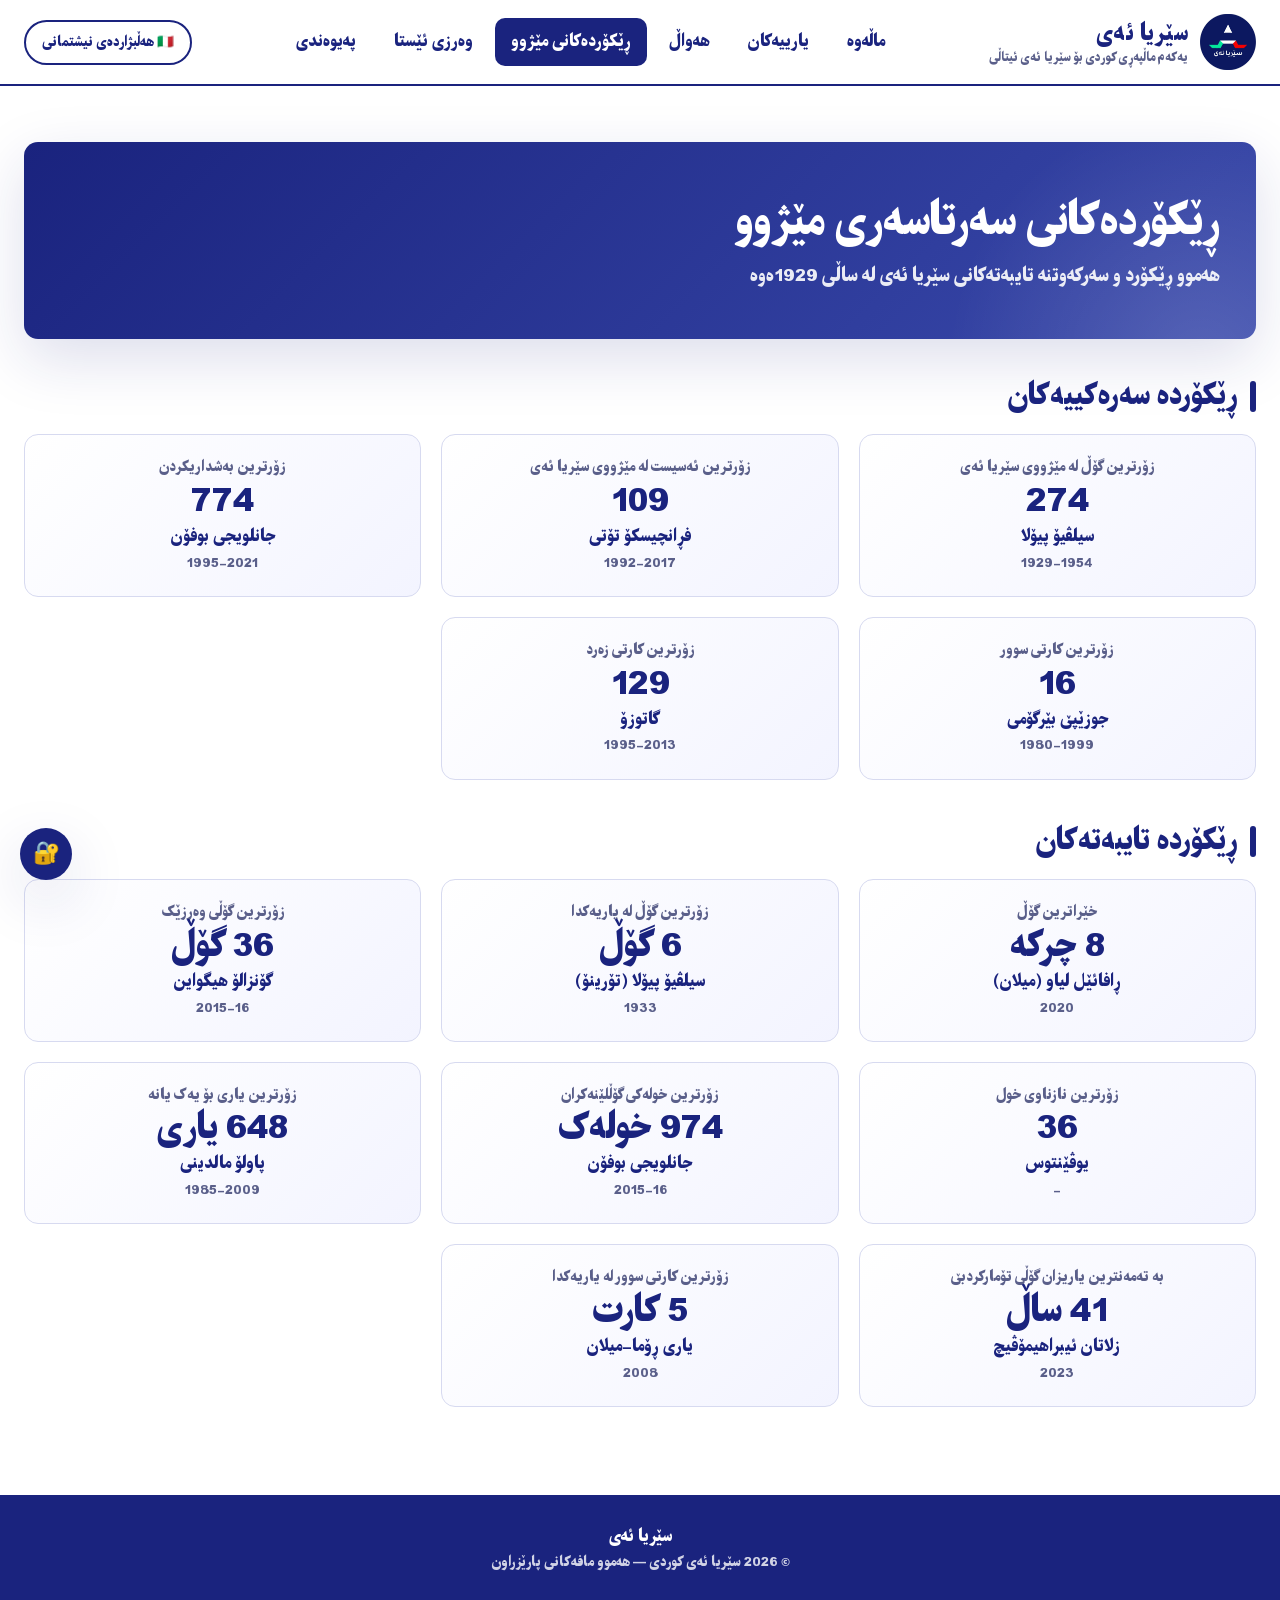
<file: history.html>
<!doctype html>
<html lang="ckb" dir="rtl">

<head>
  <meta charset="utf-8">
  <meta name="viewport" content="width=device-width,initial-scale=1">
  <title>سێریا ئەی — ڕێکۆردەکانی مێژوو</title>
  <link rel="icon" href="assets/img/seriaa.jpeg">
  <link rel="stylesheet" href="assets/style.css">
</head>

<body>
  <main class="container">
    <section class="hero">
      <h1>ڕێکۆردەکانی سەرتاسەری مێژوو</h1>
      <p>هەموو ڕێکۆرد و سەرکەوتنە تایبەتەکانی سێریا ئەی لە ساڵی 1929ەوە</p>
    </section>

    <div class="section-title">
      <h2>ڕێکۆردە سەرەکییەکان</h2>
    </div>
    <div class="grid cols-3" id="alltime"></div>

    <div class="section-title" style="margin-top:40px">
      <h2>ڕێکۆردە تایبەتەکان</h2>
    </div>
    <div class="grid cols-3" id="unique"></div>
  </main>
  <script src="assets/firebase-config.js"></script>
  <script src="assets/data.js"></script>
  <script src="assets/script.js"></script>
  <script src="assets/admin.js"></script>
  <script>
    SAApp.init("history").then(() => {
    const admin = window.SA_isAdmin;
    const rec = window.SA.records;
    document.getElementById("alltime").innerHTML = rec.allTime.map((r, i) => `
  <div class="record">
    <div class="label">${r.label}</div>
    <div class="value">${r.value}</div>
    <div class="name">${r.name}</div>
    <div style="color:var(--muted);font-size:13px;margin-top:4px">${r.years || ""}</div>
    ${admin ? `<div style="margin-top:10px">${SAAdmin.itemButtons("alltimeRecord", { index: i })}</div>` : ""}
  </div>`).join("");
    document.getElementById("unique").innerHTML = rec.unique.map((r, i) => `
  <div class="record">
    <div class="label">${r.label}</div>
    <div class="value">${r.value}</div>
    <div class="name">${r.name}</div>
    <div style="color:var(--muted);font-size:13px;margin-top:4px">${r.year || ""}</div>
    ${admin ? `<div style="margin-top:10px">${SAAdmin.itemButtons("uniqueRecord", { index: i })}</div>` : ""}
  </div>`).join("");
    if (admin) {
      document.querySelectorAll(".section-title").forEach((el, i) => {
        const key = i === 0 ? "alltimeRecord" : "uniqueRecord";
        el.insertAdjacentHTML("beforeend", SAAdmin.addButton(key));
      });
    }
    });
  </script>
</body>

</html>
</file>
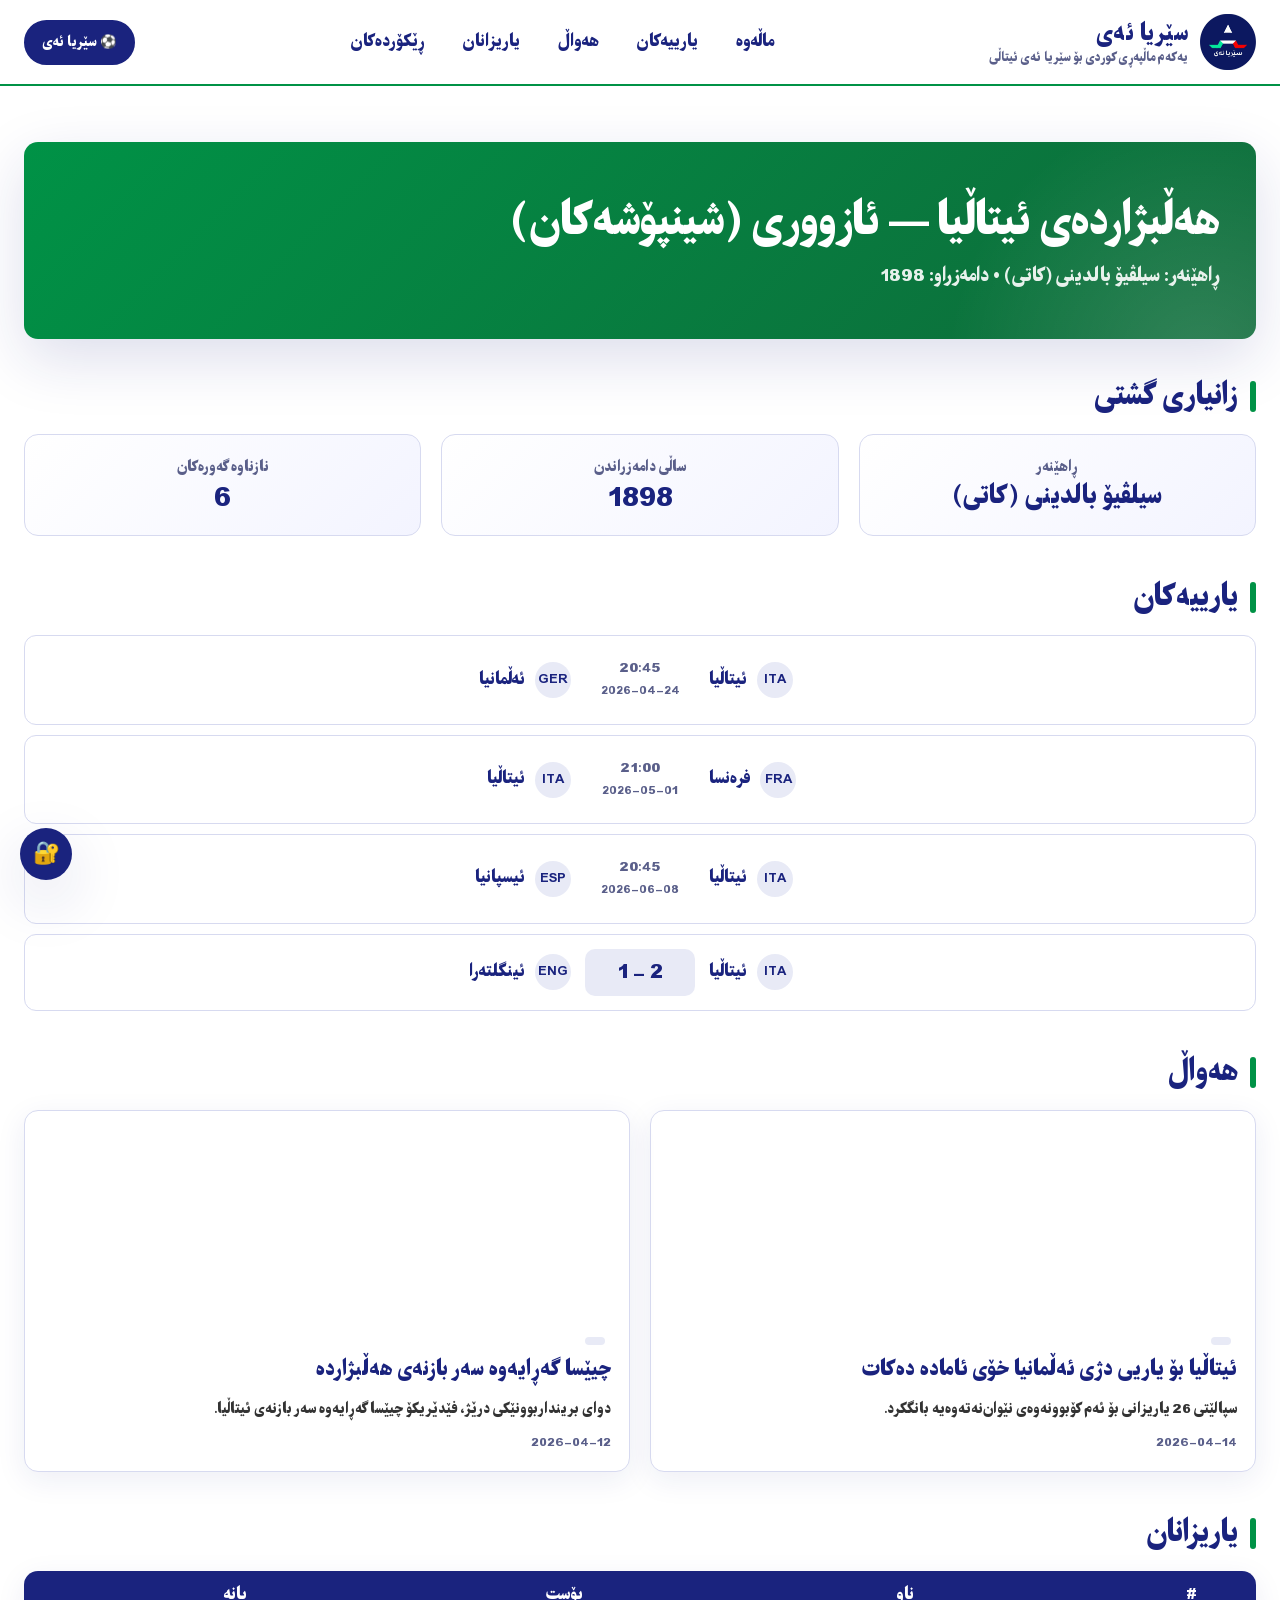
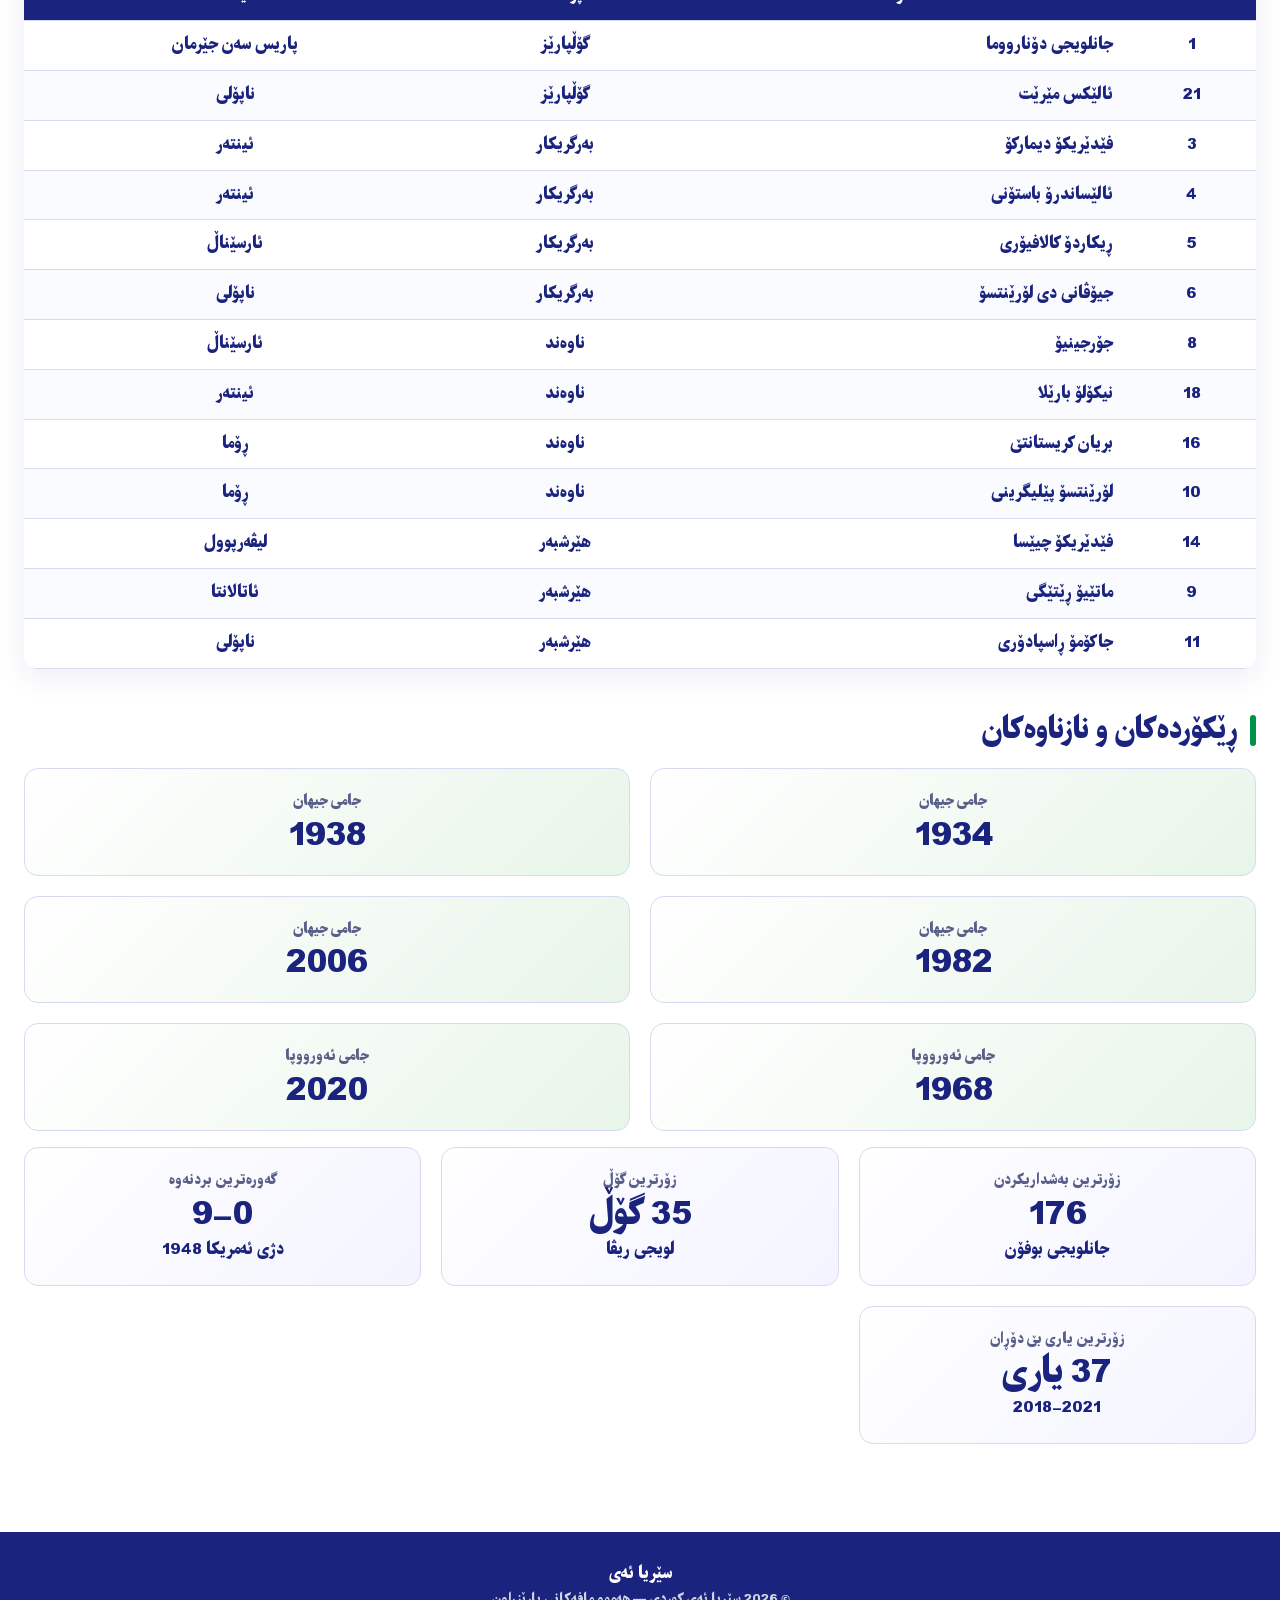
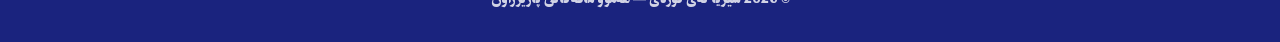
<file: national.html>
<!doctype html>
<html lang="ckb" dir="rtl">

<head>
  <meta charset="utf-8">
  <meta name="viewport" content="width=device-width,initial-scale=1">
  <title>هەڵبژاردەی ئیتاڵیا — ئازووری</title>
  <link rel="icon" href="assets/img/seriaa.jpeg">
  <link rel="stylesheet" href="assets/style.css">
</head>

<body>
  <main class="container">
    <section class="hero" id="home">
      <h1 id="nt-name"></h1>
      <p id="nt-tag"></p>
    </section>

    <div class="section-title">
      <h2>زانیاری گشتی</h2>
    </div>
    <div class="grid cols-3" id="nt-info"></div>

    <div class="section-title" id="fixtures" style="margin-top:40px">
      <h2>یارییەکان</h2>
    </div>
    <div id="nt-fixtures" style="display:grid;gap:10px"></div>

    <div class="section-title" id="news" style="margin-top:40px">
      <h2>هەواڵ</h2>
    </div>
    <div class="grid cols-2" id="nt-news"></div>

    <div class="section-title" id="squad" style="margin-top:40px">
      <h2>یاریزانان</h2>
    </div>
    <div id="nt-squad"></div>

    <div class="section-title" id="records" style="margin-top:40px">
      <h2>ڕێکۆردەکان و نازناوەکان</h2>
    </div>
    <div class="grid cols-2" id="nt-trophies" style="margin-bottom:16px"></div>
    <div class="grid cols-3" id="nt-records"></div>
  </main>

  <script src="assets/firebase-config.js"></script>
  <script src="assets/data.js"></script>
  <script src="assets/script.js"></script>
  <script src="assets/admin.js"></script>
  <script>
    localStorage.setItem("sa_mode", "national");
    SAApp.init("home").then(() => {
    const admin = window.SA_isAdmin;
    const N = window.SA.national;
    document.getElementById("nt-name").textContent = N.name + " — " + N.nickname;
    document.getElementById("nt-tag").textContent = `ڕاهێنەر: ${N.coach} • دامەزراو: ${N.founded}`;

    const championships = N.championships || [];
    const squad = N.squad || [];
    const ntNews = N.news || [];
    const ntFixtures = N.fixtures || [];
    const ntRecords = N.records || [];

    document.getElementById("nt-info").innerHTML = `
  <div class="record"><div class="label">ڕاهێنەر</div><div class="value" style="font-size:24px">${N.coach || ''}</div></div>
  <div class="record"><div class="label">ساڵی دامەزراندن</div><div class="value" style="font-size:28px">${N.founded || ''}</div></div>
  <div class="record"><div class="label">نازناوە گەورەکان</div><div class="value" style="font-size:28px">${championships.length}</div></div>
`;

    document.getElementById("nt-fixtures").innerHTML = ntFixtures.map(m => {
      const hasScore = m.score && m.status === "finished";
      return `<div class="fixture" data-mid="${m.id}">
    <div class="team home"><span>${m.home}</span><span class="crest">${m.homeCode || (m.home || '').slice(0, 3)}</span></div>
    <div class="score ${hasScore ? '' : 'upcoming'}">${hasScore ? `${m.score[0]} - ${m.score[1]}` : `${m.time}<br><small>${m.date}</small>`}</div>
    <div class="team away"><span class="crest">${m.awayCode || (m.away || '').slice(0, 3)}</span><span>${m.away}</span></div>
    ${admin ? SAAdmin.itemButtons("ntFixture", { id: m.id }) : ""}
  </div>`;
    }).join("") + (admin ? `<div>${SAAdmin.addButton("ntFixture")}</div>` : "");
    // Wire national fixtures to modal
    document.querySelectorAll("#nt-fixtures .fixture").forEach(el => {
      el.addEventListener("click", () => {
        const m = ntFixtures.find(x => x.id === el.dataset.mid);
        if (m) SAApp.openFixtureModal({ ...m, home: m.home, away: m.away, comp: m.comp });
      });
    });

    document.getElementById("nt-news").innerHTML = ntNews.map(n => SAApp.newsCard(n, { national: true })).join("")
      + (admin ? `<div style="margin-top:10px">${SAAdmin.addButton("ntNews")}</div>` : "");
    SAApp.wireNews();

    document.getElementById("nt-squad").innerHTML = `
  <div class="table-wrap"><table class="table">
    <thead><tr><th>#</th><th>ناو</th><th>پۆست</th><th>یانە</th>${admin ? "<th></th>" : ""}</tr></thead>
    <tbody>${squad.map((p, i) => `<tr><td class="pos">${p.no}</td><td class="team-cell">${p.name}</td><td>${p.pos}</td><td>${p.club}</td>${admin ? `<td>${SAAdmin.itemButtons("ntSquad", { index: i })}</td>` : ""}</tr>`).join("")}</tbody>
  </table></div>${admin ? `<div style="margin-top:10px">${SAAdmin.addButton("ntSquad")}</div>` : ""}`;

    document.getElementById("nt-trophies").innerHTML = championships.map((t, i) => `
  <div class="record" style="background:linear-gradient(135deg,#fff,#e8f5e9)">
    <div class="label">${t.title}</div><div class="value">${t.year}</div>
    ${admin ? `<div style="margin-top:8px">${SAAdmin.itemButtons("ntTrophy", { index: i })}</div>` : ""}
  </div>`).join("")
      + (admin ? `<div class="record" style="display:grid;place-items:center">${SAAdmin.addButton("ntTrophy")}</div>` : "");

    document.getElementById("nt-records").innerHTML = ntRecords.map((r, i) => `
  <div class="record"><div class="label">${r.label}</div><div class="value">${r.value}</div><div class="name">${r.name}</div>
  ${admin ? `<div style="margin-top:10px">${SAAdmin.itemButtons("ntRecord", { index: i })}</div>` : ""}</div>`).join("")
      + (admin ? `<div class="record" style="display:grid;place-items:center">${SAAdmin.addButton("ntRecord")}</div>` : "");
    });
  </script>
</body>

</html>
</file>
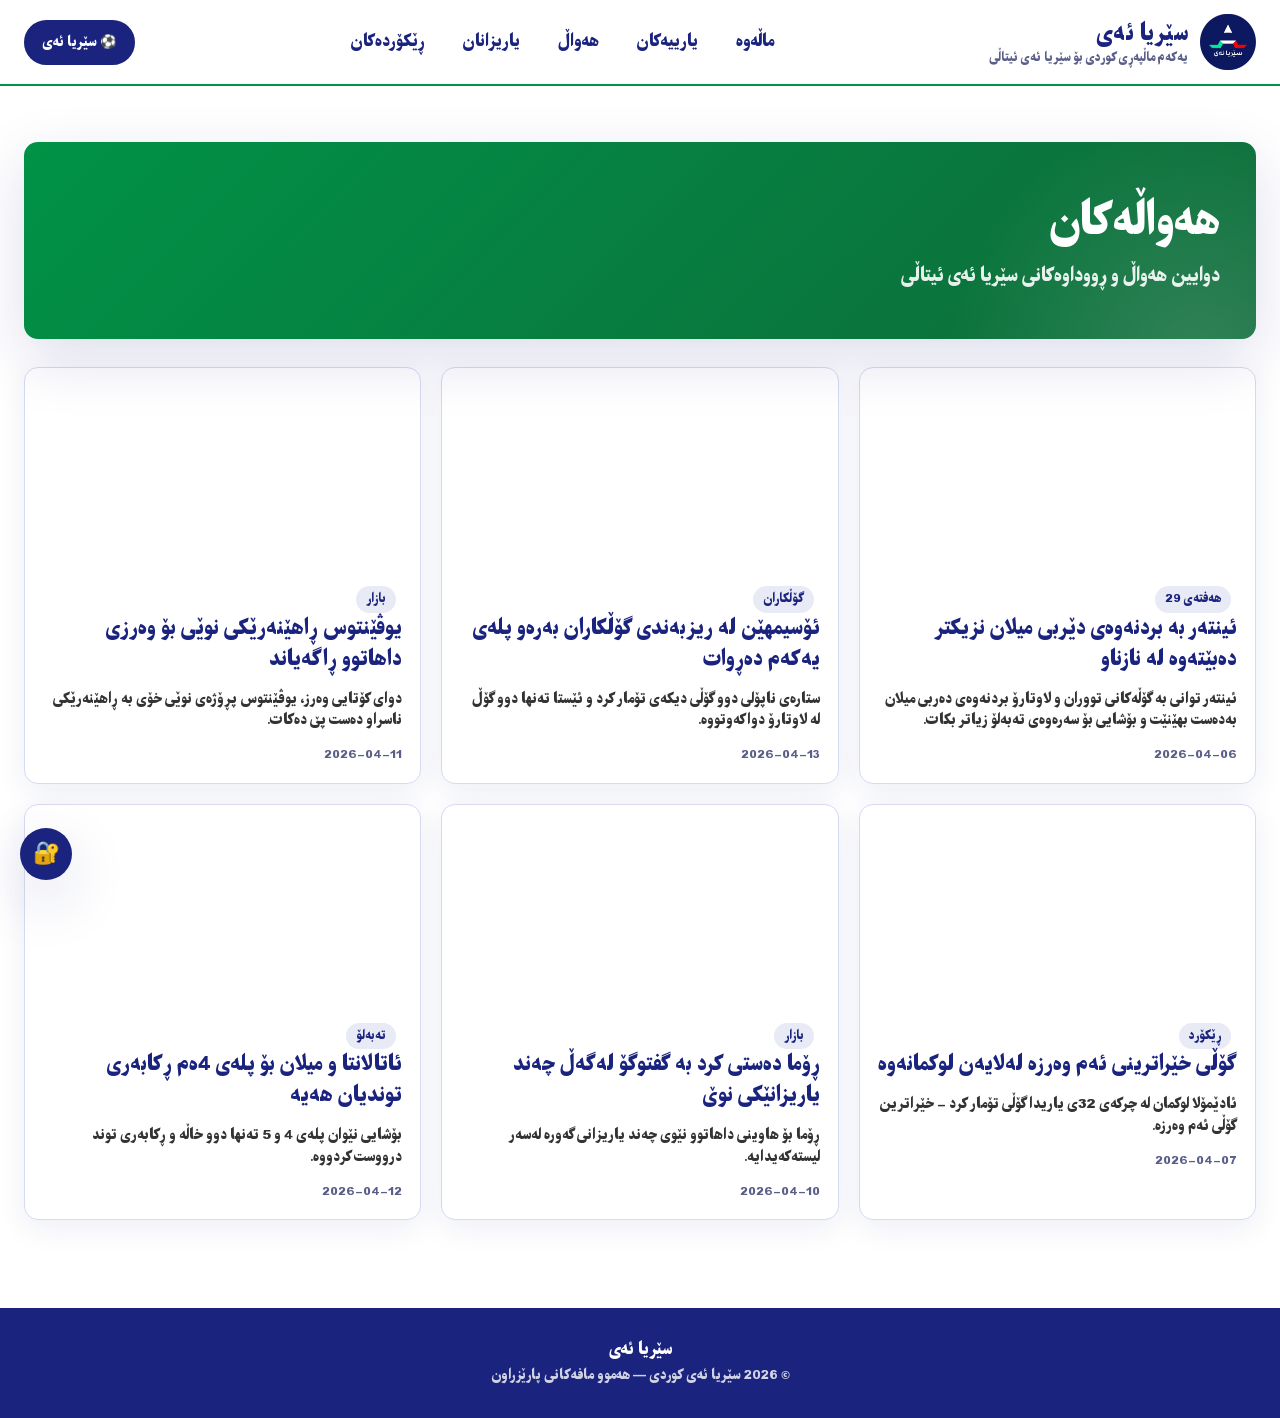
<file: news.html>
<!doctype html>
<html lang="ckb" dir="rtl">

<head>
  <meta charset="utf-8">
  <meta name="viewport" content="width=device-width,initial-scale=1">
  <title>سێریا ئەی — هەواڵ</title>
  <link rel="icon" href="assets/img/seriaa.jpeg">
  <link rel="stylesheet" href="assets/style.css">
</head>

<body>
  <main class="container">
    <section class="hero">
      <h1>هەواڵەکان</h1>
      <p>دوایین هەواڵ و ڕووداوەکانی سێریا ئەی ئیتاڵی</p>
    </section>
    <div class="grid cols-3" id="news-grid"></div>
  </main>
  <script src="assets/firebase-config.js"></script>
  <script src="assets/data.js"></script>
  <script src="assets/script.js"></script>
  <script src="assets/admin.js"></script>
  <script>
    SAApp.init("news").then(() => {
    // Admin Add button
    if (window.SA_isAdmin) {
      document.querySelector(".section-title, .hero").insertAdjacentHTML("afterend",
        `<div style="margin:14px 0">${SAAdmin.addButton("news")}</div>`);
    }
    document.getElementById("news-grid").innerHTML = (window.SA.news || []).map(n => SAApp.newsCard(n)).join("");
    SAApp.wireNews();
    });
  </script>
</body>

</html>
</file>
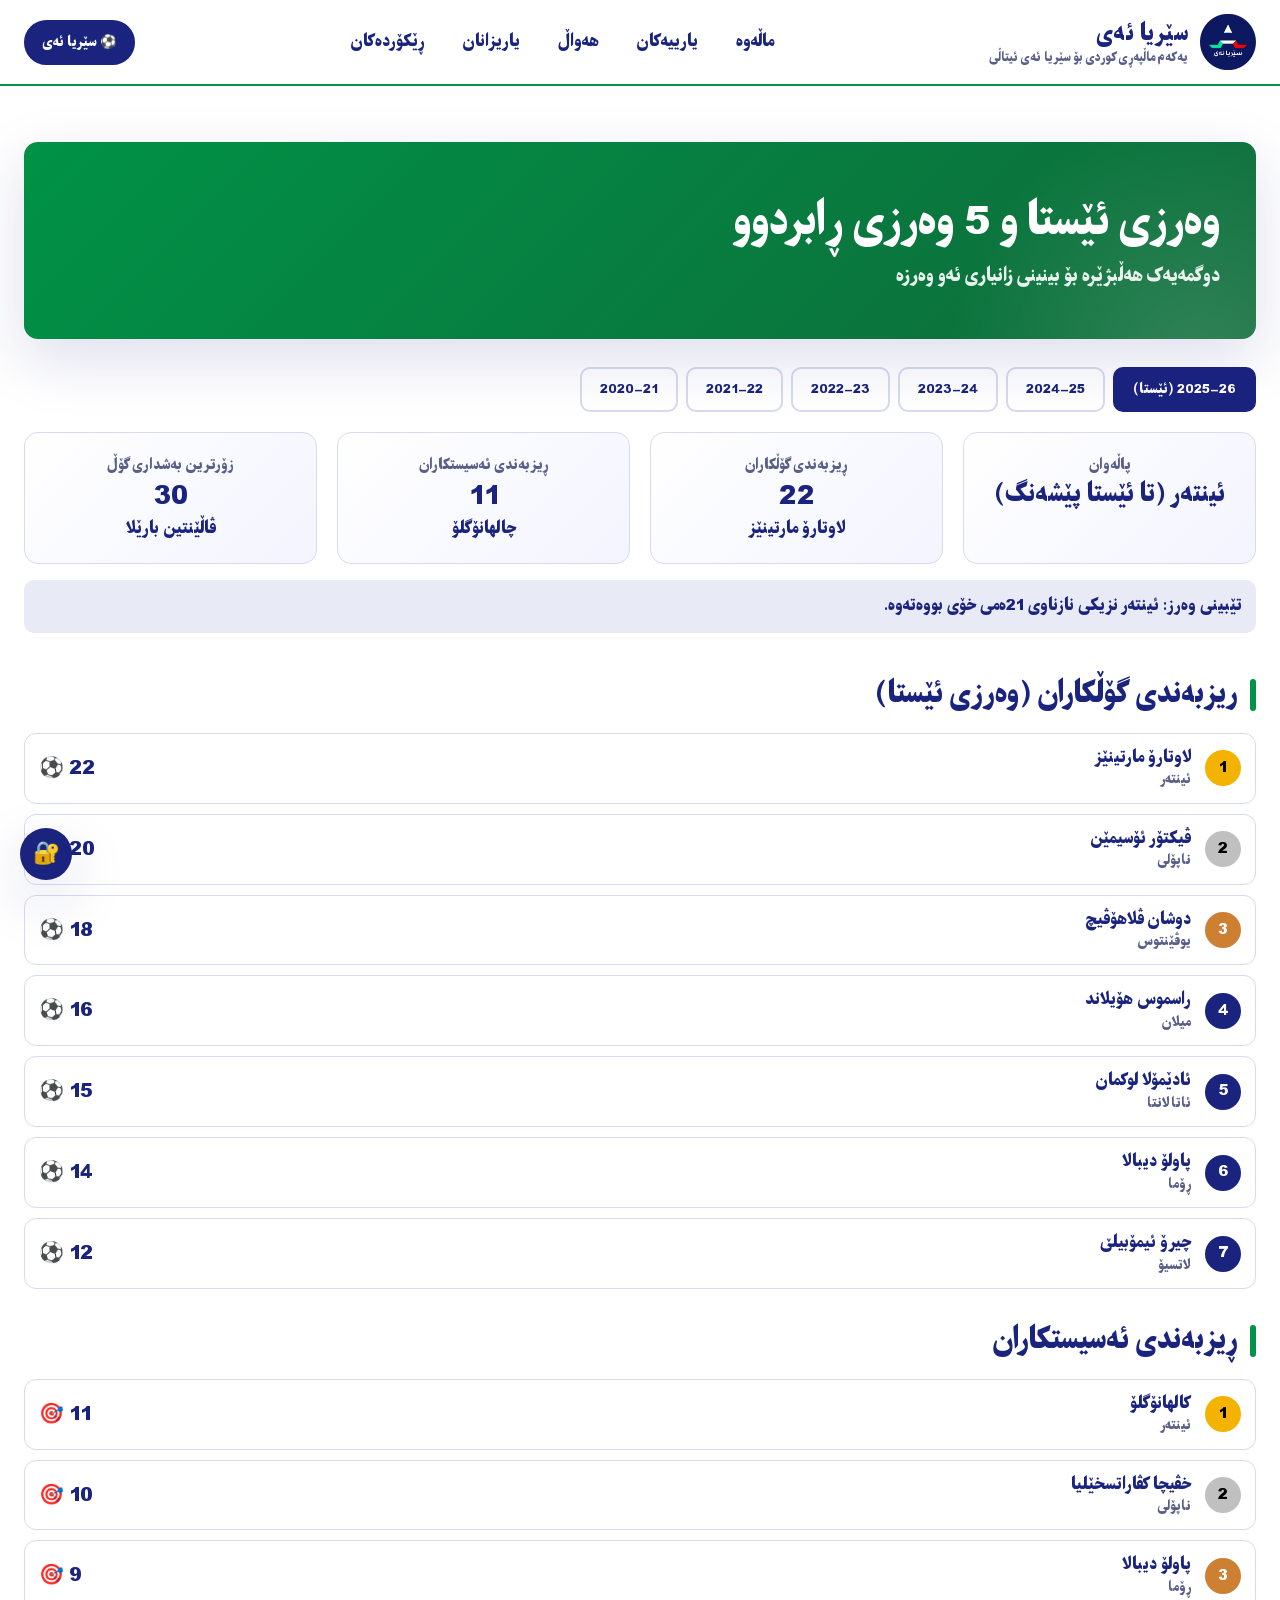
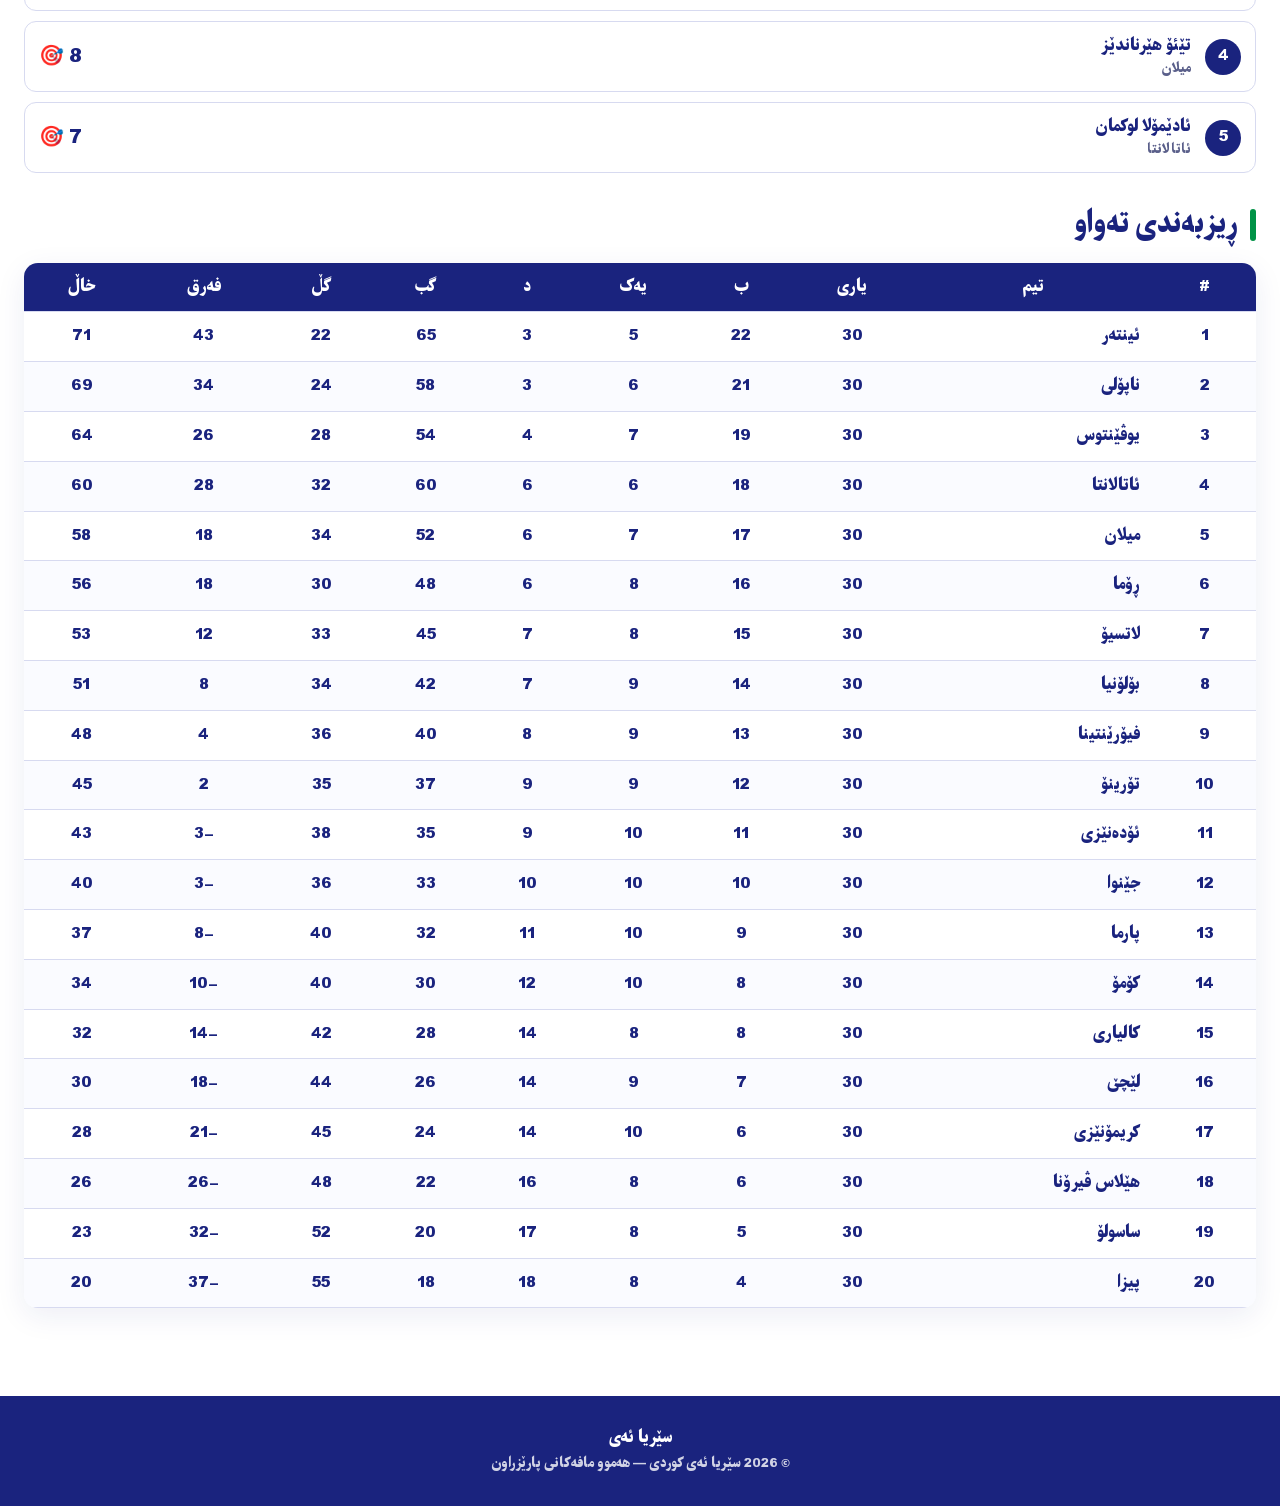
<file: season.html>
<!doctype html>
<html lang="ckb" dir="rtl">

<head>
  <meta charset="utf-8">
  <meta name="viewport" content="width=device-width,initial-scale=1">
  <title>سێریا ئەی — وەرزەکان</title>
  <link rel="icon" href="assets/img/seriaa.jpeg">
  <link rel="stylesheet" href="assets/style.css">
</head>

<body>
  <main class="container">
    <section class="hero">
      <h1>وەرزی ئێستا و 5 وەرزی ڕابردوو</h1>
      <p>دوگمەیەک هەڵبژێرە بۆ بینینی زانیاری ئەو وەرزە</p>
    </section>

    <div class="season-switch" id="season-switch"></div>
    <div id="season-content"></div>

    <div class="section-title" id="top-scorers" style="margin-top:40px">
      <h2>ریزبەندی گۆڵکاران (وەرزی ئێستا)</h2>
    </div>
    <div id="scorers-list"></div>

    <div class="section-title" style="margin-top:30px">
      <h2>ڕیزبەندی ئەسیستکاران</h2>
    </div>
    <div id="assists-list"></div>

    <div class="section-title" style="margin-top:30px">
      <h2>ڕیزبەندی تەواو</h2>
    </div>
    <div id="full-table"></div>
  </main>
  <script src="assets/firebase-config.js"></script>
  <script src="assets/data.js"></script>
  <script src="assets/script.js"></script>
  <script src="assets/admin.js"></script>
  <script>
    SAApp.init("season").then(() => {
    const admin = window.SA_isAdmin;
    const seasons = window.SA.seasons;
    const ids = Object.keys(seasons);
    const sw = document.getElementById("season-switch");
    sw.innerHTML = ids.map(id => `<button data-sid="${id}" class="${id === window.SA.meta.currentSeasonId ? 'active' : ''}">${id} ${seasons[id].status === 'current' ? '(ئێستا)' : ''}</button>`).join("")
      + (admin ? `<span style="margin-inline-start:8px">${SAAdmin.addButton("season")}</span>` : "");
    function showSeason(id) {
      const s = seasons[id];
      const adminRow = admin ? `<div style="margin-top:12px">${SAAdmin.itemButtons("season", { seasonId: id })}</div>` : "";
      document.getElementById("season-content").innerHTML = `
    <div class="grid cols-4">
      <div class="record"><div class="label">پاڵەوان</div><div class="value" style="font-size:24px">${s.champion}</div></div>
      <div class="record"><div class="label">ڕیزبەندی گۆڵکاران</div><div class="value" style="font-size:28px">${s.topScorer.goals}</div><div class="name">${s.topScorer.name}</div></div>
      <div class="record"><div class="label">ڕیزبەندی ئەسیستکاران </div><div class="value" style="font-size:28px">${s.topAssist.assists}</div><div class="name">${s.topAssist.name}</div></div>
      <div class="record"><div class="label">زۆرترین بەشداری گۆڵ</div><div class="value" style="font-size:28px">${s.mostApps.apps}</div><div class="name">${s.mostApps.name}</div></div>
    </div>
    <p style="background:var(--ink-soft);padding:14px;border-radius:10px;margin-top:16px"><strong>تێبینی وەرز:</strong> ${s.notable}</p>
    ${adminRow}
  `;
      document.querySelectorAll("#season-switch button").forEach(b => b.classList.toggle("active", b.dataset.sid === id));
    }
    sw.addEventListener("click", (e) => { const b = e.target.closest("button"); if (b) showSeason(b.dataset.sid); });
    showSeason(window.SA.meta.currentSeasonId);

    // Scorers & assists & table
    document.getElementById("scorers-list").innerHTML = (window.SA.topScorers || []).map((s, i) => `
  <div class="scorer">
    <div class="rank ${i < 3 ? ['one', 'two', 'three'][i] : ''}">${i + 1}</div>
    <div class="info"><div style="font-weight:800">${s.name}</div><div style="color:var(--muted);font-size:13px">${SAApp.teamName(s.team)}</div></div>
    <div class="goals">${s.goals} ⚽</div>
    ${admin ? SAAdmin.itemButtons("scorer", { index: i }) : ""}
  </div>`).join("") + (admin ? `<div style="margin-top:10px">${SAAdmin.addButton("scorer")}</div>` : "");

    document.getElementById("assists-list").innerHTML = (window.SA.topAssists || []).map((s, i) => `
  <div class="scorer">
    <div class="rank ${i < 3 ? ['one', 'two', 'three'][i] : ''}">${i + 1}</div>
    <div class="info"><div style="font-weight:800">${s.name}</div><div style="color:var(--muted);font-size:13px">${SAApp.teamName(s.team)}</div></div>
    <div class="goals">${s.assists} 🎯</div>
    ${admin ? SAAdmin.itemButtons("assist", { index: i }) : ""}
  </div>`).join("") + (admin ? `<div style="margin-top:10px">${SAAdmin.addButton("assist")}</div>` : "");

    document.getElementById("full-table").innerHTML = SAApp.tableHTML();
    });
  </script>
</body>

</html>
</file>
<file: assets/style.css>
/* ============ Seria Ay - Kurdish Serie A site ============ */
@font-face {
  font-family: 'IRBL';
  src: url('fonts/ir_bl.ttf') format('truetype');
  font-weight: 100 900;
  font-display: swap;
}

/* Kept available for the logo/headline if needed via class */
@font-face {
  font-family: 'Aria';
  src: url('fonts/Aria-ExtraBold.otf') format('opentype');
  font-weight: 100 900;
  font-display: swap;
}

:root{
  --ink:#1a237e;
  --ink-2:#2a348f;
  --ink-soft:#e8eaf6;
  --bg:#ffffff;
  --muted:#5a5f8a;
  --line:#d7daf0;
  --accent:#1a237e;
  --radius:14px;
  --shadow:0 8px 30px rgba(26,35,126,.08);
  --shadow-lg:0 20px 60px rgba(26,35,126,.15);
}

*{box-sizing:border-box}
html,body{margin:0;padding:0;overflow-x:hidden}
html{scroll-behavior:smooth}
body{
  font-family:'IRBL','Aria','Noto Naskh Arabic','Noto Kufi Arabic','Segoe UI',Tahoma,sans-serif;
  background:var(--bg);
  color:var(--ink);
  direction:rtl;
  text-align:right;
  min-height:100vh;
  line-height:1.55;
}
a{color:var(--ink);text-decoration:none}
img{max-width:100%;display:block}
button{font-family:inherit}

/* ---------- Header / Nav ---------- */
.topbar{
  position:sticky;top:0;z-index:50;
  background:rgba(255,255,255,.92);
  backdrop-filter:saturate(1.2) blur(10px);
  border-bottom:2px solid var(--ink);
}
.nav{
  max-width:1280px;margin:0 auto;
  display:flex;align-items:center;justify-content:space-between;
  gap:16px;padding:14px 24px;
}
.brand{display:flex;align-items:center;gap:12px}
.brand img{height:56px;width:56px;border-radius:12px;background:#000}
.brand .title{font-size:22px;font-weight:800;letter-spacing:.5px}
.brand .sub{font-size:12px;color:var(--muted);margin-top:-2px}

.menu{display:flex;gap:6px;flex-wrap:wrap}
.menu a{
  padding:10px 14px;border-radius:10px;font-weight:700;
  transition:all .2s;
  border:2px solid transparent;
}
.menu a:hover{background:var(--ink-soft)}
.menu a.active{background:var(--ink);color:#fff}
.nat-toggle{
  padding:10px 16px;border-radius:999px;border:2px solid var(--ink);
  background:#fff;color:var(--ink);font-weight:800;cursor:pointer;
  transition:all .2s;
}
.nat-toggle:hover{background:var(--ink);color:#fff}
body.national-mode .nat-toggle{background:var(--ink);color:#fff}
body.national-mode .menu a.active{background:#009246;border-color:#009246}

/* ---------- Layout ---------- */
.container{max-width:1280px;margin:0 auto;padding:28px 24px}
.hero{
  background:linear-gradient(135deg,var(--ink) 0%,#3949ab 100%);
  color:#fff;border-radius:var(--radius);
  padding:48px 36px;margin:28px 0;
  box-shadow:var(--shadow-lg);
  position:relative;overflow:hidden;
}
.hero::before{
  content:"";position:absolute;inset:-40% -20% auto auto;width:600px;height:600px;
  background:radial-gradient(circle,rgba(255,255,255,.15),transparent 60%);
}
.hero h1{font-size:42px;margin:0 0 8px;font-weight:900}
.hero p{margin:0;opacity:.9;font-size:18px}

.grid{display:grid;gap:20px}
.grid.cols-2{grid-template-columns:repeat(2,1fr)}
.grid.cols-3{grid-template-columns:repeat(3,1fr)}
.grid.cols-4{grid-template-columns:repeat(4,1fr)}
@media (max-width:900px){
  .grid.cols-2,.grid.cols-3,.grid.cols-4{grid-template-columns:1fr}
}

.section-title{
  display:flex;align-items:center;justify-content:space-between;
  margin:36px 0 16px;
}
.section-title h2{font-size:28px;font-weight:900;margin:0;position:relative;padding-right:18px}
.section-title h2::before{
  content:"";position:absolute;right:0;top:6px;bottom:6px;width:6px;border-radius:4px;background:var(--ink);
}
.btn{
  display:inline-block;padding:10px 18px;border-radius:10px;
  background:var(--ink);color:#fff;font-weight:800;border:none;cursor:pointer;
  transition:transform .15s, box-shadow .15s;
}
.btn:hover{transform:translateY(-2px);box-shadow:var(--shadow)}
.btn.ghost{background:#fff;color:var(--ink);border:2px solid var(--ink)}

/* ---------- Cards ---------- */
.card{
  background:#fff;border:1px solid var(--line);border-radius:var(--radius);
  padding:18px;box-shadow:var(--shadow);transition:transform .2s, box-shadow .2s;
}
.card:hover{transform:translateY(-3px);box-shadow:var(--shadow-lg)}
.card h3{margin:0 0 6px;font-size:18px}
.card .meta{color:var(--muted);font-size:13px}

/* News cards */
.news-card{overflow:hidden;padding:0;cursor:pointer}
.news-card .img{
  height:200px;background:linear-gradient(135deg,#1a237e,#3949ab);
  background-size:cover;background-position:center;
}
.news-card .body{padding:18px}
.news-card h3{font-size:20px;margin:0 0 8px}
.news-card .excerpt{color:#333;font-size:14px}
.news-card .date{color:var(--muted);font-size:12px;margin-top:10px}

/* Fixture */
.fixture{
  display:grid;grid-template-columns:1fr auto 1fr;align-items:center;gap:14px;
  padding:14px 18px;background:#fff;border:1px solid var(--line);border-radius:12px;
  cursor:pointer;transition:all .2s;
}
.fixture:hover{border-color:var(--ink);box-shadow:var(--shadow)}
.fixture .team{display:flex;align-items:center;gap:10px}
.fixture .team.home{justify-content:flex-start;flex-direction:row-reverse}
.fixture .team.away{justify-content:flex-start}
.fixture .crest{
  width:36px;height:36px;border-radius:50%;background:var(--ink-soft);
  display:grid;place-items:center;font-weight:900;color:var(--ink);font-size:14px;
}
.fixture .score{
  min-width:110px;text-align:center;font-weight:900;font-size:20px;
  background:var(--ink-soft);padding:8px 12px;border-radius:10px;
}
.fixture .score.upcoming{background:transparent;color:var(--muted);font-size:14px;font-weight:700}

/* Week group */
.week{margin-bottom:28px}
.week-header{
  background:var(--ink);color:#fff;padding:12px 18px;border-radius:12px 12px 0 0;
  font-weight:800;display:flex;justify-content:space-between;align-items:center;
}
.week-body{border:1px solid var(--line);border-top:none;border-radius:0 0 12px 12px;padding:14px;display:grid;gap:10px;background:#fafbff}

/* Table */
.table{width:100%;border-collapse:collapse;background:#fff;border-radius:var(--radius);overflow:hidden;box-shadow:var(--shadow)}
.table th,.table td{padding:12px 14px;text-align:center;border-bottom:1px solid var(--line)}
.table th{background:var(--ink);color:#fff;font-weight:800}
.table tr:nth-child(even) td{background:#fafbff}
.table tr:hover td{background:var(--ink-soft)}
.table .team-cell{text-align:right;font-weight:700}
.table td.pos{font-weight:900;color:var(--ink)}

/* Records grid */
.record{
  background:linear-gradient(135deg,#fff,#f3f4ff);
  border:1px solid var(--line);border-radius:var(--radius);padding:22px;text-align:center;
  transition:transform .2s;
}
.record:hover{transform:translateY(-4px)}
.record .label{color:var(--muted);font-size:14px;margin-bottom:6px}
.record .value{font-size:34px;font-weight:900;color:var(--ink);line-height:1}
.record .name{font-weight:700;margin-top:6px}

/* Scorer list */
.scorer{display:flex;align-items:center;gap:14px;padding:12px 14px;background:#fff;border:1px solid var(--line);border-radius:12px;margin-bottom:10px}
.scorer .rank{
  width:36px;height:36px;border-radius:50%;display:grid;place-items:center;
  background:var(--ink);color:#fff;font-weight:900;
}
.scorer .rank.one{background:#f5b301;color:#000}
.scorer .rank.two{background:#c0c0c0;color:#000}
.scorer .rank.three{background:#cd7f32}
.scorer .info{flex:1}
.scorer .goals{font-weight:900;color:var(--ink);font-size:20px}

/* Modal */
.modal-back{
  position:fixed;inset:0;background:rgba(10,14,50,.5);
  display:none;align-items:center;justify-content:center;z-index:100;padding:20px;
}
.modal-back.show{display:flex}
.modal{
  background:#fff;border-radius:var(--radius);max-width:720px;width:100%;
  max-height:86vh;overflow:auto;box-shadow:var(--shadow-lg);
  animation:pop .2s ease;
}
@keyframes pop{from{transform:scale(.96);opacity:0}to{transform:scale(1);opacity:1}}
.modal-head{padding:22px;background:var(--ink);color:#fff;display:flex;justify-content:space-between;align-items:center;border-radius:14px 14px 0 0}
.modal-head h3{margin:0}
.modal-close{background:transparent;border:none;color:#fff;font-size:26px;cursor:pointer}
.modal-body{padding:22px}
.lineup{display:grid;grid-template-columns:1fr 1fr;gap:20px;margin-top:14px}
.lineup h4{margin:0 0 8px;color:var(--ink)}
.lineup ul{margin:0;padding:0;list-style:none}
.lineup li{padding:6px 10px;background:var(--ink-soft);border-radius:6px;margin-bottom:4px;font-size:14px}

/* Season switcher */
.season-switch{display:flex;gap:8px;flex-wrap:wrap;margin-bottom:20px}
.season-switch button{
  padding:10px 18px;border-radius:10px;border:2px solid var(--line);background:#fff;color:var(--ink);
  font-weight:800;cursor:pointer;transition:all .2s;
}
.season-switch button.active{background:var(--ink);color:#fff;border-color:var(--ink)}

/* Chips */
.chip{display:inline-block;padding:4px 10px;border-radius:999px;background:var(--ink-soft);color:var(--ink);font-size:12px;font-weight:700;margin-inline-start:6px}

/* National mode overrides: use Italian tricolor accent */
body.national-mode{background:#fff}
body.national-mode .topbar{border-bottom-color:#009246}
body.national-mode .menu a.active{background:linear-gradient(90deg,#009246 0 33%,#fff 33% 66%,#ce2b37 66% 100%);color:#000;text-shadow:0 0 2px #fff}
body.national-mode .hero{background:linear-gradient(135deg,#009246 0%,#0e6b3a 100%)}
body.national-mode .section-title h2::before{background:#009246}
body.national-mode .btn{background:#009246}

/* Admin */
#admin-panel{
  position:fixed;bottom:20px;left:20px;z-index:80;background:#fff;border:2px solid var(--ink);
  border-radius:12px;padding:12px;box-shadow:var(--shadow-lg);max-width:340px;font-size:13px;display:none;
}
#admin-panel.open{display:block}
#admin-panel textarea{width:100%;height:120px;font-family:monospace;font-size:12px;direction:ltr;text-align:left}
.admin-fab{
  position:fixed;bottom:20px;left:20px;z-index:79;width:52px;height:52px;border-radius:50%;
  background:var(--ink);color:#fff;border:none;font-size:22px;cursor:pointer;box-shadow:var(--shadow-lg);
}

/* Footer */
footer{margin-top:60px;padding:30px 24px;background:var(--ink);color:#fff;text-align:center}
footer small{opacity:.8}

/* ---------- Mobile navigation ---------- */
.nav-burger{
  display:none;background:transparent;border:2px solid var(--ink);color:var(--ink);
  font-size:22px;width:44px;height:44px;border-radius:10px;cursor:pointer;font-weight:900;
}
.nat-toggle-mobile{display:none}

/* ============ MOBILE RESPONSIVE ============ */
@media (max-width:820px){
  .nav{padding:10px 14px;gap:10px;flex-wrap:wrap}
  .brand img{height:42px;width:42px;border-radius:10px}
  .brand .title{font-size:16px}
  .brand .sub{font-size:10px}

  .nav-burger{display:inline-flex;align-items:center;justify-content:center}
  .nat-toggle-desktop{display:none}
  .nat-toggle-mobile{display:inline-block;width:100%;margin-top:8px}

  .menu{
    display:none;flex-basis:100%;flex-direction:column;gap:4px;
    padding:10px 0 4px;border-top:1px solid var(--line);margin-top:8px;
  }
  .menu.open{display:flex}
  .menu a{padding:12px 14px;border-radius:8px;text-align:right}

  .container{padding:16px 14px}
  .hero{padding:28px 20px;margin:16px 0;border-radius:14px}
  .hero h1{font-size:26px}
  .hero p{font-size:14px}

  .section-title{margin:24px 0 12px}
  .section-title h2{font-size:20px;padding-right:14px}

  .grid{gap:14px}

  /* Fixture: keep horizontal but tighten */
  .fixture{
    grid-template-columns:1fr auto 1fr;gap:8px;padding:12px 10px;font-size:13px;
  }
  .fixture .team{gap:6px;font-size:13px}
  .fixture .team span:not(.crest){
    overflow:hidden;text-overflow:ellipsis;white-space:nowrap;max-width:90px;
  }
  .fixture .crest{width:30px;height:30px;font-size:11px}
  .fixture .score{min-width:72px;font-size:16px;padding:6px 8px}
  .fixture .score.upcoming{font-size:12px}
  .fixture .score.upcoming small{font-size:10px}

  .week-header{padding:10px 14px;font-size:14px}
  .week-body{padding:10px;gap:8px}

  /* Table: scroll horizontally */
  .table-wrap{overflow-x:auto;-webkit-overflow-scrolling:touch}
  .table{font-size:12px;min-width:520px}
  .table th,.table td{padding:8px 6px}

  /* Cards */
  .card{padding:14px;border-radius:12px}
  .card h3{font-size:16px}

  .news-card .img{height:160px}
  .news-card .body{padding:14px}
  .news-card h3{font-size:17px}
  .news-card .excerpt{font-size:13px}

  /* Records */
  .record{padding:16px 12px}
  .record .value{font-size:26px}
  .record .label{font-size:12px}

  /* Scorer row */
  .scorer{padding:10px 12px;gap:10px}
  .scorer .rank{width:30px;height:30px;font-size:13px}
  .scorer .goals{font-size:16px}

  /* Modal */
  .modal-back{padding:10px;align-items:flex-start;padding-top:30px}
  .modal{max-height:92vh;border-radius:12px}
  .modal-head{padding:16px;border-radius:12px 12px 0 0}
  .modal-head h3{font-size:17px}
  .modal-body{padding:16px}
  .lineup{grid-template-columns:1fr;gap:14px}

  /* Buttons & forms */
  .btn{padding:10px 14px;font-size:14px}
  .season-switch{gap:6px}
  .season-switch button{padding:8px 12px;font-size:13px}

  /* Admin fab & panel */
  .admin-fab{width:46px;height:46px;font-size:18px;bottom:14px;left:14px}
  #admin-panel{bottom:14px;left:14px;right:14px;max-width:none}

  /* News detail page */
  #news-article #n-img{max-height:220px !important}
  #news-article h1{font-size:22px}
  #news-article p{font-size:15px !important}

  /* Ensure all tables scroll horizontally on mobile */
  .table-wrap{overflow-x:auto;-webkit-overflow-scrolling:touch}
}

/* ============ VERY SMALL PHONES ============ */
@media (max-width:420px){
  .brand .sub{display:none}
  .brand .title{font-size:14px}
  .hero h1{font-size:22px}
  .hero{padding:22px 16px}
  .fixture{padding:10px 8px}
  .fixture .team span:not(.crest){max-width:70px;font-size:12px}
  .fixture .crest{width:26px;height:26px;font-size:10px}
  .fixture .score{min-width:60px;font-size:14px}
  .news-card .img{height:140px}
  .section-title h2{font-size:18px}
}
</file>
